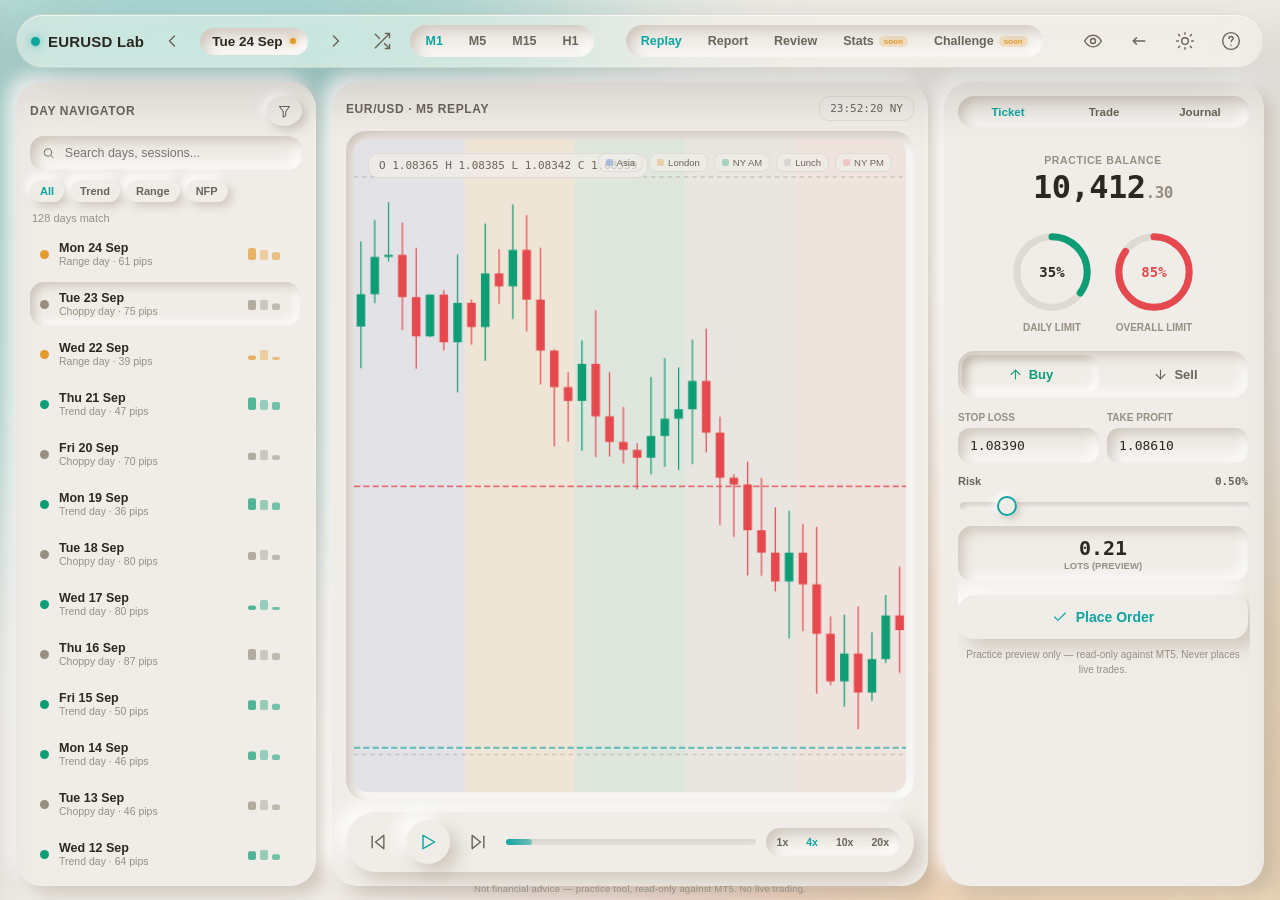
<file: design/preview.html>
<!doctype html>
<html lang="en">
<head>
<meta charset="utf-8">
<meta name="viewport" content="width=device-width, initial-scale=1, viewport-fit=cover">
<title>EURUSD Session Research Lab</title>
<style>
/* ============ FONTS (system fallback stack — see summary) ============ */
:root{
  --font-ui: -apple-system, BlinkMacSystemFont, "Segoe UI", Inter, Manrope, sans-serif;
  --font-mono: "SF Mono", "Cascadia Code", ui-monospace, "Roboto Mono", monospace;

  --ease-glide: cubic-bezier(0.22, 1, 0.36, 1);
  --ease-settle: cubic-bezier(0.34, 1.56, 0.64, 1);
  --t-fast: 140ms;
  --t-med: 320ms;
  --t-slow: 480ms;

  --radius-island: 26px;
  --radius-card: 18px;
  --radius-pill: 999px;

  /* Porcelain (light) */
  --base: #F0EDE8;
  --shadow-dark: rgba(163,150,133,.45);
  --shadow-light: #FFFFFF;
  --text-1: #2B2822;
  --text-2: #6B6459;
  --text-3: #968F82;
  --accent: #0EA5A0;
  --accent-rgb: 14,165,160;
  --amber: #E39B2F;
  --amber-rgb: 227,155,47;
  --bull: #0F9D76;
  --bull-rgb: 15,157,118;
  --bear: #E5484D;
  --bear-rgb: 229,72,77;
  --glass-fill: rgba(240,237,232,.55);
  --glass-border: rgba(255,255,255,.6);
  --glass-border-dim: rgba(163,150,133,.18);
  --orb-teal: rgba(14,165,160,.30);
  --orb-amber: rgba(227,155,47,.26);
  --orb-coral: rgba(229,110,100,.22);
  --focus-ring: rgba(14,165,160,.55);
}
:root[data-theme="dark"]{
  --base: #1E1B18;
  --shadow-dark: #12100E;
  --shadow-light: rgba(255,255,255,.045);
  --text-1: #EFE9E1;
  --text-2: #A79E92;
  --text-3: #746B60;
  --accent: #2DD4BF;
  --accent-rgb: 45,212,191;
  --amber: #F5B04C;
  --amber-rgb: 245,176,76;
  --bull: #22C39A;
  --bull-rgb: 34,195,154;
  --bear: #FF6369;
  --bear-rgb: 255,99,105;
  --glass-fill: rgba(30,27,24,.45);
  --glass-border: rgba(255,255,255,.09);
  --glass-border-dim: rgba(0,0,0,.4);
  --orb-teal: rgba(45,212,191,.16);
  --orb-amber: rgba(245,176,76,.14);
  --orb-coral: rgba(255,110,100,.12);
  --focus-ring: rgba(45,212,191,.6);
}
@media (prefers-color-scheme: dark){
  :root:not([data-theme="light"]):not([data-theme="dark"]){
    --base: #1E1B18; --shadow-dark:#12100E; --shadow-light: rgba(255,255,255,.045);
    --text-1:#EFE9E1; --text-2:#A79E92; --text-3:#746B60;
    --accent:#2DD4BF; --accent-rgb:45,212,191; --amber:#F5B04C; --amber-rgb:245,176,76;
    --bull:#22C39A; --bull-rgb:34,195,154; --bear:#FF6369; --bear-rgb:255,99,105;
    --glass-fill: rgba(30,27,24,.45); --glass-border: rgba(255,255,255,.09); --glass-border-dim: rgba(0,0,0,.4);
    --orb-teal: rgba(45,212,191,.16); --orb-amber: rgba(245,176,76,.14); --orb-coral: rgba(255,110,100,.12);
    --focus-ring: rgba(45,212,191,.6);
  }
}

*{box-sizing:border-box;}
html,body{
  margin:0; padding:0; width:100%; height:100%;
  background:var(--base); color:var(--text-1);
  font-family:var(--font-ui);
  overflow:hidden;
  -webkit-font-smoothing:antialiased;
}
body{
  min-height:100dvh; min-height:100vh;
  transition: background var(--t-med) var(--ease-glide), color var(--t-med) var(--ease-glide);
}
.tabular{ font-variant-numeric: tabular-nums; font-family: var(--font-mono); }

button, input, select{ font-family:inherit; color:inherit; }
button{ cursor:pointer; border:none; background:none; }

:focus-visible{
  outline: 2px solid var(--focus-ring);
  outline-offset: 3px;
  border-radius: 8px;
}

svg.icon{ width:20px; height:20px; stroke:currentColor; stroke-width:1.7; fill:none; stroke-linecap:round; stroke-linejoin:round; display:block; }

/* ============ NEUMORPHISM ELEVATIONS ============ */
.elev-flat{ background:var(--base); }
.elev-raised{
  background:var(--base);
  box-shadow: 8px 8px 18px var(--shadow-dark), -8px -8px 18px var(--shadow-light);
  transition: box-shadow var(--t-fast) var(--ease-glide), transform var(--t-fast) var(--ease-glide);
}
.elev-raised-soft{
  background:var(--base);
  box-shadow: 4px 4px 10px var(--shadow-dark), -4px -4px 10px var(--shadow-light);
  transition: box-shadow var(--t-fast) var(--ease-glide), transform var(--t-fast) var(--ease-glide);
}
.elev-inset{
  background:var(--base);
  box-shadow: inset 5px 5px 12px var(--shadow-dark), inset -5px -5px 12px var(--shadow-light);
}
.press:active{
  box-shadow: inset 4px 4px 10px var(--shadow-dark), inset -4px -4px 10px var(--shadow-light) !important;
  transform: scale(0.98);
  transition: box-shadow 80ms linear, transform 80ms linear;
}

/* ============ AMBIENT BACKDROP ============ */
.ambient{ position:fixed; inset:0; z-index:0; overflow:hidden; pointer-events:none; }
.orb{ position:absolute; border-radius:50%; filter: blur(100px); will-change: transform; }
.orb-1{ width:800px; height:800px; background:var(--orb-teal); top:-220px; left:-180px;
  animation: drift1 75s ease-in-out infinite alternate; }
.orb-2{ width:700px; height:700px; background:var(--orb-amber); bottom:-260px; right:-160px;
  animation: drift2 85s ease-in-out infinite alternate; }
.orb-3{ width:600px; height:600px; background:var(--orb-coral); top:38%; right:22%;
  animation: drift3 65s ease-in-out infinite alternate; }
@keyframes drift1{ from{ transform: translate(0,0) scale(1);} to{ transform: translate(120px,80px) scale(1.15);} }
@keyframes drift2{ from{ transform: translate(0,0) scale(1);} to{ transform: translate(-100px,-60px) scale(1.1);} }
@keyframes drift3{ from{ transform: translate(0,0) scale(1);} to{ transform: translate(-60px,90px) scale(0.92);} }
.reduce-motion .orb, body.playing .orb{ animation-play-state: paused !important; }

/* ============ GLASS ============ */
.glass{
  background: var(--glass-fill);
  backdrop-filter: blur(24px) saturate(170%);
  -webkit-backdrop-filter: blur(24px) saturate(170%);
  border: 1px solid var(--glass-border-dim);
  box-shadow: 0 20px 60px rgba(0,0,0,.18), inset 0 1px 0 var(--glass-border);
}

/* ============ APP SHELL ============ */
.stage{ perspective: 1400px; position:relative; z-index:1; height:100dvh; height:100vh; width:100vw; display:flex; flex-direction:column; }

.topbar{
  margin: 14px 16px 0 16px;
  border-radius: var(--radius-pill);
  padding: 8px 14px;
  display:flex; align-items:center; gap:10px;
  flex-wrap: nowrap;
  z-index: 50;
  animation: island-in var(--t-slow) var(--ease-glide) both;
}
.wordmark{ font-weight:800; font-size:15px; letter-spacing:.2px; white-space:nowrap; display:flex; align-items:center; gap:8px; }
.wordmark .dot{ width:9px; height:9px; border-radius:50%; background:var(--accent); box-shadow:0 0 10px rgba(var(--accent-rgb),.7); }

.seg{
  display:flex; gap:2px; padding:3px; border-radius: var(--radius-pill);
}
.seg button{
  padding:6px 12px; border-radius: var(--radius-pill); font-size:12.5px; font-weight:600; color:var(--text-2);
  transition: color var(--t-fast) var(--ease-glide), box-shadow var(--t-fast) var(--ease-glide);
  white-space:nowrap;
}
.seg button.active{ color:var(--accent); }
.seg-badge{ font-size:8px; font-weight:700; background:rgba(var(--amber-rgb),.22); color:var(--amber); padding:1px 5px; border-radius:6px; margin-left:5px; vertical-align:1px; }

.iconbtn{
  width:36px; height:36px; min-width:36px; border-radius:50%;
  display:flex; align-items:center; justify-content:center; color:var(--text-2);
  transition: color var(--t-fast) var(--ease-glide);
}
.iconbtn:hover{ color:var(--accent); }

.daychip{
  display:flex; align-items:center; gap:8px; padding:6px 12px; border-radius:var(--radius-pill);
  font-size:12.5px; white-space:nowrap;
}
.daychip strong{ font-size:13.5px; font-weight:800; }
.impact-badge{ width:6px;height:6px;border-radius:50%; background:var(--amber); box-shadow:0 0 6px rgba(var(--amber-rgb),.8);}

.spacer{ flex:1 1 auto; min-width:8px; }

/* ============ LAYOUT ISLANDS ============ */
.app-body{ flex:1; display:flex; gap:16px; padding: 14px 16px 14px 16px; min-height:0; position:relative; }

.island{
  border-radius: var(--radius-island);
  min-height:0;
  animation: island-in var(--t-slow) var(--ease-glide) both;
}
@keyframes island-in{
  from{ opacity:0; transform: translateY(18px) scale(.97); filter: blur(8px); }
  to{ opacity:1; transform: translateY(0) scale(1); filter: blur(0); }
}
.island.tilt{ transition: transform 220ms var(--ease-glide); transform-style: preserve-3d; }

#nav-island{ width:300px; flex:0 0 300px; display:flex; flex-direction:column; padding:14px; animation-delay:40ms; }
#chart-island{ flex:1 1 auto; display:flex; flex-direction:column; min-width:0; padding:14px; animation-delay:85ms; position:relative; }
#ticket-island{ width:320px; flex:0 0 320px; display:flex; flex-direction:column; padding:14px; animation-delay:130ms; }
#stats-island{ width:280px; flex:0 0 280px; display:flex; flex-direction:column; padding:14px; animation-delay:175ms; }

@media (min-width:1920px){
  #nav-island{ width:330px; flex-basis:330px; }
  #ticket-island{ width:360px; flex-basis:360px; }
  .app-body{ gap:20px; padding:18px 20px; }
}
#stats-island{ display:none; }
@media (min-width:2560px){
  #stats-island{ display:flex; }
}

/* island headers */
.isl-head{ display:flex; align-items:center; justify-content:space-between; margin-bottom:10px; }
.isl-title{ font-size:12px; font-weight:800; letter-spacing:.6px; text-transform:uppercase; color:var(--text-2); }

/* ============ NAV ISLAND ============ */
.search-row{ display:flex; gap:8px; margin-bottom:10px; }
.search-box{ flex:1; display:flex; align-items:center; gap:8px; padding:9px 12px; border-radius:14px; color:var(--text-2); }
.search-box input{ border:none; background:none; outline:none; font-size:12.5px; width:100%; color:var(--text-1); }
.filter-chip-row{ display:flex; gap:6px; margin-bottom:10px; flex-wrap:wrap; }
.chip{ padding:5px 10px; border-radius:var(--radius-pill); font-size:11px; font-weight:600; color:var(--text-2); }
.chip.on{ color:var(--accent); }
.match-count{ font-size:11px; color:var(--text-3); margin-bottom:8px; padding-left:2px; }
.day-list{ flex:1; overflow-y:auto; display:flex; flex-direction:column; gap:6px; padding-right:2px; }
.day-list::-webkit-scrollbar{ width:5px; }
.day-list::-webkit-scrollbar-thumb{ background:var(--shadow-dark); border-radius:6px; }
.day-row{
  display:flex; align-items:center; gap:10px; padding:9px 10px; border-radius:14px; cursor:pointer;
  transition: box-shadow var(--t-fast) var(--ease-glide), transform var(--t-fast) var(--ease-glide);
}
.day-row:hover{ box-shadow: 4px 4px 10px var(--shadow-dark), -4px -4px 10px var(--shadow-light); }
.day-row.selected{
  box-shadow: inset 4px 4px 10px var(--shadow-dark), inset -4px -4px 10px var(--shadow-light);
  transition: box-shadow var(--t-med) var(--ease-settle);
}
.day-dot{ width:9px; height:9px; border-radius:50%; flex:0 0 auto; }
.day-meta{ flex:1; min-width:0; }
.day-date{ font-size:12.5px; font-weight:700; }
.day-sub{ font-size:10.5px; color:var(--text-3); }
.mini-range{ width:44px; height:16px; flex:0 0 auto; }

/* ============ CHART ISLAND ============ */
.chart-bezel{
  flex:1; border-radius:20px; position:relative; min-height:0; overflow:hidden;
  padding:8px;
}
canvas#chart{ width:100%; height:100%; display:block; border-radius:14px; background: var(--base); }
.hud{
  position:absolute; top:22px; left:22px; display:flex; flex-direction:column; gap:6px; pointer-events:none;
}
.hud-row{ display:flex; gap:8px; align-items:center; }
.hud-pill{
  padding:5px 10px; border-radius:10px; font-size:11px; font-family:var(--font-mono); font-variant-numeric:tabular-nums;
  background: color-mix(in srgb, var(--base) 75%, transparent); backdrop-filter: blur(6px);
  border:1px solid var(--glass-border-dim); color:var(--text-2);
}
.hud-pill.flash{ animation: flash-tint 280ms ease-out; }
@keyframes flash-tint{ 0%{ background: rgba(var(--accent-rgb),.35);} 100%{ background: color-mix(in srgb, var(--base) 75%, transparent);} }
.legend-chips{ position:absolute; top:22px; right:22px; display:flex; gap:6px; }
.legend-chip{ font-size:9.5px; padding:3px 7px; border-radius:8px; display:flex; align-items:center; gap:4px; color:var(--text-2);
  background: color-mix(in srgb, var(--base) 70%, transparent); border:1px solid var(--glass-border-dim);}
.legend-chip i{ width:7px; height:7px; border-radius:2px; display:inline-block; }

.blind-mask{
  position:absolute; inset:8px; border-radius:14px; z-index:5;
  display:none; align-items:center; justify-content:center; flex-direction:column; gap:10px;
  backdrop-filter: blur(18px) saturate(120%); background: color-mix(in srgb, var(--base) 55%, transparent);
  color:var(--text-2); font-size:12.5px; font-weight:700; letter-spacing:.4px;
}
.blind-mask.on{ display:flex; }
.blind-mask svg{ opacity:.5; }

.playbar{
  margin-top:12px; border-radius:var(--radius-pill); padding:8px 14px; display:flex; align-items:center; gap:10px;
}
.play-btn{
  width:44px; height:44px; border-radius:50%; display:flex; align-items:center; justify-content:center; color:var(--accent); flex:0 0 auto;
}
.scrubber{ flex:1; height:6px; border-radius:6px; position:relative; }
.scrubber-fill{ position:absolute; left:0; top:0; bottom:0; border-radius:6px; background: linear-gradient(90deg, var(--accent), rgba(var(--accent-rgb),.5)); width:0%; }
.speed-sel{ display:flex; gap:2px; padding:3px; border-radius:var(--radius-pill); }
.speed-sel button{ padding:5px 8px; border-radius:var(--radius-pill); font-size:10.5px; font-weight:700; color:var(--text-2); }
.speed-sel button.active{ color:var(--accent); }

/* ============ TICKET ISLAND ============ */
.tab-row{ display:flex; gap:2px; padding:3px; border-radius:var(--radius-pill); margin-bottom:12px; }
.tab-row button{ flex:1; padding:7px 0; border-radius:var(--radius-pill); font-size:11.5px; font-weight:700; color:var(--text-2); }
.tab-row button.active{ color:var(--accent); }
.panel-scroll{ flex:1; overflow-y:auto; padding-right:2px; }
.panel-scroll::-webkit-scrollbar{ width:5px; }
.panel-scroll::-webkit-scrollbar-thumb{ background:var(--shadow-dark); border-radius:6px; }

.balance-hero{ text-align:center; padding:14px 0 8px; }
.balance-label{ font-size:10.5px; color:var(--text-3); text-transform:uppercase; letter-spacing:.6px; font-weight:700; }
.balance-num{ font-size:32px; font-weight:800; letter-spacing:-.5px; margin-top:2px; }
.balance-num .pip{ font-size:16px; color:var(--text-3); font-weight:600; }

.gauge-row{ display:flex; gap:14px; justify-content:center; margin:14px 0 18px; }
.gauge{ display:flex; flex-direction:column; align-items:center; gap:6px; }
/* Fixed 2026-09-27 (Akash: gauge value/label text overflowed the ring): the value used to be
   pulled up over the ring with a hardcoded negative margin-top, which also dragged the LABEL
   below it up by the same amount, pushing the label past the ring's own bottom edge. The value
   is now truly centered inside the ring via position:absolute on a sized wrapper -- no negative
   margins, no dependency on the ring's exact pixel height -- and the label sits in normal flow
   right below the ring, so both always have their own space regardless of ring size. */
.gauge-ring-wrap{ position:relative; width:88px; height:88px; }
.gauge svg{ width:88px; height:88px; display:block; }
.gauge-val{ position:absolute; inset:0; display:flex; align-items:center; justify-content:center;
  font-size:14px; font-weight:800; font-family:var(--font-mono); }
.gauge-label{ font-size:10px; color:var(--text-3); font-weight:700; text-transform:uppercase; text-align:center; }
.gauge-ring-track{ fill:none; stroke: var(--shadow-dark); stroke-width:8; opacity:.5; }
.gauge-ring-fill{ fill:none; stroke-width:8; stroke-linecap:round; transition: stroke-dashoffset var(--t-slow) var(--ease-settle), stroke var(--t-med) var(--ease-glide); }
.gauge.pulse .gauge-ring-fill{ animation: glow-pulse 700ms ease-out 1; }
@keyframes glow-pulse{ 0%{ filter:drop-shadow(0 0 0 currentColor);} 40%{ filter:drop-shadow(0 0 10px currentColor);} 100%{ filter:drop-shadow(0 0 0 currentColor);} }
.gauge.breach .gauge-val{ color: var(--bear); }

.buysell{ display:flex; gap:8px; margin-bottom:14px; padding:4px; border-radius:16px; }
.buysell button{ flex:1; padding:12px 0; border-radius:12px; font-weight:800; font-size:13px; display:flex; align-items:center; justify-content:center; gap:6px; color:var(--text-2); transition: box-shadow var(--t-fast) var(--ease-glide), color var(--t-fast) var(--ease-glide); }
.buysell button.buy.active{ color:var(--bull); box-shadow: inset 4px 4px 10px var(--shadow-dark), inset -4px -4px 10px var(--shadow-light); }
.buysell button.sell.active{ color:var(--bear); box-shadow: inset 4px 4px 10px var(--shadow-dark), inset -4px -4px 10px var(--shadow-light); }

.field-row{ display:flex; gap:8px; margin-bottom:10px; }
.field{ flex:1; }
.field label{ font-size:10px; color:var(--text-3); font-weight:700; text-transform:uppercase; display:block; margin-bottom:5px; }
.field input{
  width:100%; border:none; outline:none; padding:10px 12px; border-radius:12px; font-size:13px; font-family:var(--font-mono); font-variant-numeric:tabular-nums; color:var(--text-1);
}
.slider-wrap{ margin: 12px 0; }
.slider-head{ display:flex; justify-content:space-between; font-size:11px; color:var(--text-2); margin-bottom:8px; font-weight:600; }
input[type=range]{
  -webkit-appearance:none; width:100%; height:8px; border-radius:8px; background:transparent;
}
input[type=range]::-webkit-slider-runnable-track{ height:8px; border-radius:8px; box-shadow: inset 3px 3px 7px var(--shadow-dark), inset -3px -3px 7px var(--shadow-light); }
input[type=range]::-webkit-slider-thumb{
  -webkit-appearance:none; width:20px; height:20px; border-radius:50%; margin-top:-6px;
  background:var(--base); box-shadow: 3px 3px 7px var(--shadow-dark), -3px -3px 7px var(--shadow-light), 0 0 0 2px var(--accent) inset;
  cursor:pointer;
}
.lots-preview{ text-align:center; padding:10px; border-radius:14px; margin:6px 0 14px; }
.lots-preview .lp-num{ font-size:20px; font-weight:800; font-family:var(--font-mono); }
.lots-preview .lp-label{ font-size:9.5px; color:var(--text-3); text-transform:uppercase; font-weight:700; }
.place-btn{
  width:100%; padding:14px 0; border-radius:16px; font-weight:800; font-size:14px; color:var(--accent);
  display:flex; align-items:center; justify-content:center; gap:8px;
}
.readonly-note{ font-size:10px; color:var(--text-3); text-align:center; margin-top:8px; line-height:1.5; }

.journal-item{ display:flex; justify-content:space-between; padding:9px 4px; border-bottom:1px solid var(--glass-border-dim); font-size:11.5px; }
.journal-item:last-child{ border:none; }

/* ============ REPORT SCREEN ============ */
.report-wrap{ flex:1; overflow-y:auto; padding:6px 4px; }
.report-wrap::-webkit-scrollbar{ width:6px; }
.report-header{ display:flex; align-items:center; gap:14px; margin-bottom:18px; flex-wrap:wrap; }
.report-title{ font-size:20px; font-weight:800; }
.verdict{ padding:6px 14px; border-radius:var(--radius-pill); font-size:11.5px; font-weight:800; letter-spacing:.3px; color:var(--text-2); }
.verdict.survives-oos{ background: linear-gradient(135deg, var(--bull), rgba(var(--bull-rgb),.7)); color:#fff; box-shadow:0 6px 18px rgba(var(--bull-rgb),.4); }
.block-grid{ display:grid; grid-template-columns: repeat(auto-fit, minmax(230px,1fr)); gap:14px; margin-bottom:18px; }
.block{ padding:16px; border-radius:18px; }
.block.descriptive{ border-left:3px solid var(--text-3); }
.block.tested{ border-left:3px solid var(--accent); }
.block-kind{ font-size:9.5px; text-transform:uppercase; letter-spacing:.5px; font-weight:800; color:var(--text-3); margin-bottom:8px; display:flex; align-items:center; gap:5px;}
.block.tested .block-kind{ color:var(--accent); }
.stat-line{ display:flex; justify-content:space-between; font-size:12.5px; padding:5px 0; border-bottom:1px solid var(--glass-border-dim); }
.stat-line:last-child{ border:none; }
.stat-line .lbl{ color:var(--text-2); display:flex; align-items:center; gap:4px; }
.info-dot{ width:14px; height:14px; border-radius:50%; display:inline-flex; align-items:center; justify-content:center; color:var(--text-3); font-size:9px; font-weight:800; box-shadow: 2px 2px 5px var(--shadow-dark), -2px -2px 5px var(--shadow-light); cursor:pointer; }
.mini-chart{ width:100%; height:80px; display:block; }
.oos-badge{ display:inline-flex; gap:6px; align-items:center; font-size:10.5px; font-weight:700; padding:4px 10px; border-radius:8px; margin-right:6px; }
.oos-badge.is{ color:var(--text-2); box-shadow: inset 3px 3px 7px var(--shadow-dark), inset -3px -3px 7px var(--shadow-light);}
.oos-badge.oos{ color:var(--accent); box-shadow: inset 3px 3px 7px var(--shadow-dark), inset -3px -3px 7px var(--shadow-light);}

/* ============ REVIEW SCREEN ============ */
.review-wrap{ flex:1; display:flex; flex-direction:column; align-items:center; justify-content:center; gap:20px; padding:20px; }
.review-thumb{ width:min(560px,90%); height:220px; border-radius:18px; position:relative; overflow:hidden; }
.review-actions{ display:flex; gap:16px; }
.review-btn{ padding:12px 28px; border-radius:16px; font-weight:800; font-size:13px; display:flex; align-items:center; gap:8px; }
.review-btn.agree{ color:var(--bull); }
.review-btn.disagree{ color:var(--bear); }
.progress-track{ width:min(560px,90%); height:8px; border-radius:8px; }
.progress-fill{ height:100%; border-radius:8px; background:linear-gradient(90deg,var(--accent),var(--bull)); width:38%; }
.progress-label{ font-size:11px; color:var(--text-3); }

/* ============ FUTURE SCREENS ============ */
.future-wrap{ flex:1; display:flex; align-items:center; justify-content:center; flex-direction:column; gap:14px; }
.coming-soon{ padding:5px 12px; border-radius:var(--radius-pill); font-size:10.5px; font-weight:800; color:var(--amber); text-transform:uppercase; letter-spacing:.5px; }
.future-grid{ display:grid; grid-template-columns:repeat(3,1fr); gap:12px; width:min(600px,90%); }
.future-card{ padding:18px; border-radius:16px; opacity:.55; }

/* ============ SCREEN VISIBILITY / TRANSITIONS ============ */
.screen{ display:none; flex:1; min-height:0; flex-direction:column; }
.screen.active{ display:flex; }
#replay-screen.active{ flex-direction:row; gap:16px; }

/* Chart day-change push effect */
.chart-bezel.pushing canvas{ animation: chart-push var(--t-med) var(--ease-glide); }
@keyframes chart-push{
  0%{ transform: scale(1); opacity:1; }
  45%{ transform: scale(.96); opacity:.35; }
  55%{ transform: scale(1.05); opacity:.35; }
  100%{ transform: scale(1); opacity:1; }
}

/* ============ DRAWERS / POPOVERS / SHEETS (tablet & phone) ============ */
.overlay-dim{ position:fixed; inset:0; background:rgba(0,0,0,.28); opacity:0; pointer-events:none; transition: opacity var(--t-med) var(--ease-glide); z-index:60; }
.overlay-dim.on{ opacity:1; pointer-events:auto; }

.drawer{
  position:fixed; top:0; bottom:0; width:min(320px,86vw); z-index:70;
  transform: translateX(-105%); transition: transform var(--t-med) var(--ease-settle);
  padding:16px; padding-top: calc(16px + env(safe-area-inset-top));
  padding-bottom: calc(16px + env(safe-area-inset-bottom));
  display:flex; flex-direction:column;
}
.drawer.left{ left:0; border-radius:0 24px 24px 0; }
.drawer.right{ right:0; border-radius:24px 0 0 24px; transform: translateX(105%); }
.drawer.open{ transform: translateX(0); }

.popover{
  position:fixed; z-index:80; border-radius:20px; padding:16px; min-width:280px;
  transform-origin: top right; transform: scale(.9); opacity:0; pointer-events:none;
  transition: transform var(--t-med) var(--ease-settle), opacity var(--t-fast) var(--ease-glide);
}
.popover.open{ transform:scale(1); opacity:1; pointer-events:auto; }

.sheet{
  position:fixed; left:0; right:0; bottom:0; z-index:75; border-radius:24px 24px 0 0;
  padding: 10px 16px calc(14px + env(safe-area-inset-bottom));
  transform: translateY(calc(100% - 64px)); transition: transform var(--t-slow) var(--ease-settle);
  display:none; flex-direction:column;
}
.sheet.peek{ transform: translateY(calc(100% - 64px)); }
.sheet.half{ transform: translateY(46dvh); }
.sheet.full{ transform: translateY(0); }
.sheet-handle{ width:40px; height:5px; border-radius:6px; background:var(--text-3); opacity:.4; margin:4px auto 10px; cursor:pointer; }
.sheet-tabs{ display:flex; gap:6px; margin-bottom:10px; }
.sheet-tabs button{ flex:1; padding:8px 0; border-radius:12px; font-size:11px; font-weight:700; color:var(--text-2); }
.sheet-tabs button.active{ color:var(--accent); }
.sheet-body{ flex:1; overflow-y:auto; min-height:0; }

.recede{ transition: transform var(--t-slow) var(--ease-glide), filter var(--t-slow) var(--ease-glide), border-radius var(--t-slow) var(--ease-glide); }
.recede.active{ transform: scale(.94); filter: brightness(.85); border-radius: 34px; }

/* ============ FOOTER ============ */
.footer-note{
  position:fixed; bottom:6px; left:0; right:0; text-align:center; font-size:9.5px; color:var(--text-3);
  z-index:5; pointer-events:none; letter-spacing:.2px;
}

/* ============ RESPONSIVE: TABLET / FOLDABLE (600-1279px) ============ */
@media (max-width:1279px){
  #nav-island, #ticket-island{ display:none !important; }
  .app-body{ padding: 10px 10px; gap:10px; }
  #chart-island{ width:100%; }
  #stats-island{ display:none; }
  .drawer-toggle{ display:flex !important; }
}
@media (min-width:1280px){
  .drawer-toggle{ display:none !important; }
}

/* ============ PHONE (<600px) ============ */
.mobile-only{ display:none; }
@media (max-width:599px){
  .mobile-only{ display:flex; }
  .desktop-only{ display:none !important; }
  .app-body{ display:flex; flex-direction:column; padding:8px; gap:10px; flex:1; min-height:0; }
  #nav-island, #ticket-island, #stats-island{ display:none; }
  #replay-screen.active{ flex-direction:column; flex:1; min-height:0; gap:10px; }
  #chart-island{
    flex: 1 1 auto; min-height:0; padding:10px; border-radius:22px; width:100%;
  }
  .topbar{ margin:8px 8px 0 8px; padding:6px 8px; overflow-x:auto; scrollbar-width:none; }
  .topbar::-webkit-scrollbar{ display:none; }
  .wordmark span.full{ display:none; }
  .playbar{ flex:0 0 auto; margin-top:0; }
  .sheet{ display:flex; }
  .footer-note{ display:none; }
  #bottom-sheet .field-row{ flex-direction:row; }
}
@media (max-width:599px) and (orientation:landscape){
  .app-body{ flex-direction:row; padding:6px; gap:8px; }
  #replay-screen.active{ flex-direction:row; }
  #chart-island{ height:auto; flex:1 1 auto; }
  .playbar{ position:absolute; left:6px; right:6px; bottom:6px; transform:scale(.88); transform-origin:bottom center; }
  .sheet{ display:none; }
}
@media (min-width:600px){
  .sheet{ display:none !important; }
}

/* No horizontal scroll safety */
html,body{ max-width:100vw; }
.stage, .app-body{ max-width:100vw; }

/* tooltip popover for info icons */
.tooltip-pop{
  position:fixed; z-index:90; max-width:240px; padding:10px 12px; border-radius:12px; font-size:11.5px; color:var(--text-2);
  transform: scale(.9); opacity:0; pointer-events:none; transition: transform var(--t-fast) var(--ease-settle), opacity var(--t-fast) var(--ease-glide);
}
.tooltip-pop.open{ transform:scale(1); opacity:1; pointer-events:auto; }

/* reduce motion overrides */
.reduce-motion *, .reduce-motion *::before, .reduce-motion *::after{
  animation-duration: 1ms !important; transition-duration: 120ms !important;
  animation-timing-function: linear !important; transition-timing-function: linear !important;
}
@media (prefers-reduced-motion: reduce){
  .orb{ animation: none !important; }
}
.toast-wrap{ position:fixed; bottom:20px; left:50%; transform:translateX(-50%); z-index:95; display:flex; flex-direction:column; gap:8px; align-items:center; }
.toast{ padding:10px 18px; border-radius:var(--radius-pill); font-size:12px; display:flex; align-items:center; gap:8px; animation: toast-in var(--t-med) var(--ease-settle); }
@keyframes toast-in{ from{ opacity:0; transform: translateY(10px) scale(.9);} to{ opacity:1; transform:translateY(0) scale(1);} }
</style>
</head>
<body>

<div class="ambient" id="ambient">
  <div class="orb orb-1"></div>
  <div class="orb orb-2"></div>
  <div class="orb orb-3"></div>
</div>

<div class="stage recede" id="stage">

  <!-- TOP COMMAND BAR -->
  <div class="topbar glass">
    <button class="iconbtn drawer-toggle" id="navDrawerBtn" style="display:none" aria-label="Open day navigator">
      <svg class="icon" viewBox="0 0 24 24"><line x1="4" y1="7" x2="20" y2="7"/><line x1="4" y1="12" x2="20" y2="12"/><line x1="4" y1="17" x2="14" y2="17"/></svg>
    </button>
    <div class="wordmark"><span class="dot"></span><span class="full">EURUSD Lab</span></div>

    <button class="iconbtn" id="prevDay" aria-label="Previous day">
      <svg class="icon" viewBox="0 0 24 24"><polyline points="15 18 9 12 15 6"/></svg>
    </button>
    <div class="daychip elev-inset">
      <strong id="dayLabel">Tue 24 Sep</strong>
      <span class="impact-badge" title="High impact news"></span>
    </div>
    <button class="iconbtn" id="nextDay" aria-label="Next day">
      <svg class="icon" viewBox="0 0 24 24"><polyline points="9 18 15 12 9 6"/></svg>
    </button>
    <button class="iconbtn" id="shuffleDay" aria-label="Random day">
      <svg class="icon" viewBox="0 0 24 24"><polyline points="16 3 21 3 21 8"/><line x1="4" y1="20" x2="21" y2="3"/><polyline points="21 16 21 21 16 21"/><line x1="15" y1="15" x2="21" y2="21"/><line x1="4" y1="4" x2="9" y2="9"/></svg>
    </button>

    <div class="seg elev-inset desktop-only" id="tfSeg">
      <button class="press active" data-tf="M1">M1</button>
      <button class="press" data-tf="M5">M5</button>
      <button class="press" data-tf="M15">M15</button>
      <button class="press" data-tf="H1">H1</button>
    </div>

    <div class="spacer"></div>

    <div class="seg elev-inset" id="screenSeg">
      <button class="press active" data-screen="replay">Replay</button>
      <button class="press" data-screen="report">Report</button>
      <button class="press" data-screen="review">Review</button>
      <button class="press" data-screen="stats">Stats<span class="seg-badge">soon</span></button>
      <button class="press" data-screen="challenge">Challenge<span class="seg-badge">soon</span></button>
    </div>

    <div class="spacer desktop-only"></div>

    <button class="iconbtn desktop-only" id="blindBtn" aria-label="Toggle blind mode" title="Blind mode">
      <svg class="icon" viewBox="0 0 24 24"><path d="M2 12s4-7 10-7 10 7 10 7-4 7-10 7-10-7-10-7z"/><circle cx="12" cy="12" r="3"/></svg>
    </button>
    <button class="iconbtn" id="motionBtn" aria-label="Toggle reduce motion" title="Reduce motion">
      <svg class="icon" viewBox="0 0 24 24"><path d="M5 12h14M5 12l4-4M5 12l4 4"/></svg>
    </button>
    <button class="iconbtn" id="themeBtn" aria-label="Toggle theme">
      <svg class="icon" id="themeIcon" viewBox="0 0 24 24"><circle cx="12" cy="12" r="4"/><line x1="12" y1="2" x2="12" y2="4"/><line x1="12" y1="20" x2="12" y2="22"/><line x1="4.2" y1="4.2" x2="5.6" y2="5.6"/><line x1="18.4" y1="18.4" x2="19.8" y2="19.8"/><line x1="2" y1="12" x2="4" y2="12"/><line x1="20" y1="12" x2="22" y2="12"/><line x1="4.2" y1="19.8" x2="5.6" y2="18.4"/><line x1="18.4" y1="5.6" x2="19.8" y2="4.2"/></svg>
    </button>
    <button class="iconbtn" id="helpBtn" aria-label="Help">
      <svg class="icon" viewBox="0 0 24 24"><circle cx="12" cy="12" r="10"/><path d="M9.5 9a2.5 2.5 0 0 1 5 0c0 1.7-2.2 2-2.2 3.6"/><line x1="12" y1="17" x2="12" y2="17.1"/></svg>
    </button>
    <button class="iconbtn drawer-toggle" id="ticketDrawerBtn" style="display:none" aria-label="Open ticket">
      <svg class="icon" viewBox="0 0 24 24"><rect x="3" y="6" width="18" height="12" rx="2"/><line x1="3" y1="10" x2="21" y2="10"/></svg>
    </button>
  </div>

  <div class="app-body">

    <!-- REPLAY SCREEN -->
    <div class="screen active" id="replay-screen">

      <!-- LEFT: DAY NAVIGATOR ISLAND -->
      <div class="island elev-raised tilt desktop-only" id="nav-island">
        <div class="isl-head"><span class="isl-title">Day Navigator</span>
          <button class="iconbtn elev-raised-soft press" style="width:30px;height:30px" id="filterBtn"><svg class="icon" viewBox="0 0 24 24" style="width:15px;height:15px"><polygon points="4 4 20 4 14 12 14 19 10 21 10 12 4 4"/></svg></button>
        </div>
        <div class="search-row">
          <div class="search-box elev-inset">
            <svg class="icon" viewBox="0 0 24 24" style="width:14px;height:14px"><circle cx="11" cy="11" r="7"/><line x1="21" y1="21" x2="16.6" y2="16.6"/></svg>
            <input type="text" placeholder="Search days, sessions...">
          </div>
        </div>
        <div class="filter-chip-row">
          <div class="chip elev-raised-soft on press">All</div>
          <div class="chip elev-raised-soft press">Trend</div>
          <div class="chip elev-raised-soft press">Range</div>
          <div class="chip elev-raised-soft press">NFP</div>
        </div>
        <div class="match-count">128 days match</div>
        <div class="day-list" id="dayList"></div>
      </div>

      <!-- CENTER: CHART ISLAND -->
      <div class="island elev-raised" id="chart-island">
        <div class="isl-head">
          <span class="isl-title">EUR/USD &middot; M5 Replay</span>
          <div class="hud-row desktop-only" style="gap:6px;">
            <span class="hud-pill" id="clockPill">08:41:05 NY</span>
          </div>
        </div>
        <div class="chart-bezel elev-inset" id="chartBezel">
          <canvas id="chart"></canvas>
          <div class="hud">
            <div class="hud-row">
              <span class="hud-pill tabular" id="ohlcPill">O 1.08421 H 1.08483 L 1.08390 C 1.08462</span>
            </div>
          </div>
          <div class="legend-chips desktop-only">
            <span class="legend-chip"><i style="background:rgba(120,150,220,.5)"></i>Asia</span>
            <span class="legend-chip"><i style="background:rgba(227,155,47,.35)"></i>London</span>
            <span class="legend-chip"><i style="background:rgba(15,157,118,.30)"></i>NY AM</span>
            <span class="legend-chip"><i style="background:rgba(150,150,150,.25)"></i>Lunch</span>
            <span class="legend-chip"><i style="background:rgba(229,72,77,.22)"></i>NY PM</span>
          </div>
          <div class="blind-mask" id="blindMask">
            <svg class="icon" viewBox="0 0 24 24" style="width:34px;height:34px"><path d="M2 12s4-7 10-7 10 7 10 7-4 7-10 7-10-7-10-7z"/><line x1="3" y1="3" x2="21" y2="21"/></svg>
            <span>Blind mode — outcome hidden</span>
          </div>
        </div>
        <div class="playbar elev-raised">
          <button class="iconbtn press" id="stepBack" aria-label="Step back"><svg class="icon" viewBox="0 0 24 24"><polygon points="19 20 9 12 19 4 19 20"/><line x1="5" y1="19" x2="5" y2="5"/></svg></button>
          <button class="play-btn elev-raised press" id="playBtn" aria-label="Play">
            <svg class="icon" id="playIcon" viewBox="0 0 24 24" style="width:20px;height:20px"><polygon points="6 4 20 12 6 20 6 4"/></svg>
          </button>
          <button class="iconbtn press" id="stepFwd" aria-label="Step forward"><svg class="icon" viewBox="0 0 24 24"><polygon points="5 4 15 12 5 20 5 4"/><line x1="19" y1="5" x2="19" y2="19"/></svg></button>
          <div class="scrubber elev-inset" id="scrubber"><div class="scrubber-fill" id="scrubFill"></div></div>
          <div class="speed-sel elev-inset desktop-only">
            <button class="press" data-spd="1">1x</button>
            <button class="press active" data-spd="4">4x</button>
            <button class="press" data-spd="10">10x</button>
            <button class="press" data-spd="20">20x</button>
          </div>
        </div>
      </div>

      <!-- RIGHT: TICKET ISLAND -->
      <div class="island elev-raised tilt desktop-only" id="ticket-island">
        <div class="tab-row elev-inset">
          <button class="active" data-tab="ticket">Ticket</button>
          <button data-tab="trade">Trade</button>
          <button data-tab="journal">Journal</button>
        </div>
        <div class="panel-scroll" id="ticketPanel">
          <div class="balance-hero">
            <div class="balance-label">Practice Balance</div>
            <div class="balance-num tabular" id="balanceNum">10,412<span class="pip">.30</span></div>
          </div>
          <div class="gauge-row">
            <div class="gauge" id="gaugeDaily">
              <div class="gauge-ring-wrap">
                <svg viewBox="0 0 100 100">
                  <circle class="gauge-ring-track" cx="50" cy="50" r="40"/>
                  <circle class="gauge-ring-fill" cx="50" cy="50" r="40" stroke="var(--bull)" stroke-dasharray="251.2" stroke-dashoffset="163" transform="rotate(-90 50 50)"/>
                </svg>
                <div class="gauge-val">35%</div>
              </div>
              <div class="gauge-label">Daily Limit</div>
            </div>
            <div class="gauge breach" id="gaugeOverall">
              <div class="gauge-ring-wrap">
                <svg viewBox="0 0 100 100">
                  <circle class="gauge-ring-track" cx="50" cy="50" r="40"/>
                  <circle class="gauge-ring-fill" cx="50" cy="50" r="40" stroke="var(--bear)" stroke-dasharray="251.2" stroke-dashoffset="38" transform="rotate(-90 50 50)"/>
                </svg>
                <div class="gauge-val">85%</div>
              </div>
              <div class="gauge-label">Overall Limit</div>
            </div>
          </div>
          <div class="buysell elev-inset">
            <button class="buy press active" id="buyBtn"><svg class="icon" viewBox="0 0 24 24" style="width:15px;height:15px"><line x1="12" y1="19" x2="12" y2="5"/><polyline points="5 12 12 5 19 12"/></svg>Buy</button>
            <button class="sell press" id="sellBtn"><svg class="icon" viewBox="0 0 24 24" style="width:15px;height:15px"><line x1="12" y1="5" x2="12" y2="19"/><polyline points="19 12 12 19 5 12"/></svg>Sell</button>
          </div>
          <div class="field-row">
            <div class="field"><label>Stop Loss</label><input class="elev-inset tabular" value="1.08390"></div>
            <div class="field"><label>Take Profit</label><input class="elev-inset tabular" value="1.08610"></div>
          </div>
          <div class="slider-wrap">
            <div class="slider-head"><span>Risk</span><span class="tabular" id="riskVal">0.50%</span></div>
            <input type="range" min="0.1" max="3" step="0.1" value="0.5" id="riskSlider">
          </div>
          <div class="lots-preview elev-inset">
            <div class="lp-num tabular" id="lotsNum">0.21</div>
            <div class="lp-label">Lots (preview)</div>
          </div>
          <button class="place-btn elev-raised press" id="placeBtn">
            <svg class="icon" viewBox="0 0 24 24" style="width:16px;height:16px"><polyline points="20 6 9 17 4 12"/></svg>
            Place Order
          </button>
          <div class="readonly-note">Practice preview only — read-only against MT5. Never places live trades.</div>
        </div>
      </div>

      <!-- 4th island (ultrawide) -->
      <div class="island elev-raised" id="stats-island">
        <div class="isl-head"><span class="isl-title">Session Stats</span></div>
        <div class="panel-scroll">
          <div class="stat-line"><span class="lbl">Win rate (30d)</span><span class="tabular">57.2%</span></div>
          <div class="stat-line"><span class="lbl">Avg R</span><span class="tabular">+0.34R</span></div>
          <div class="stat-line"><span class="lbl">Expectancy</span><span class="tabular">+0.19R</span></div>
          <div class="stat-line"><span class="lbl">Max DD</span><span class="tabular">-4.1%</span></div>
          <div class="isl-title" style="margin:14px 0 8px;">Journal History</div>
          <div class="journal-item"><span>Sep 24 · London break</span><span class="tabular" style="color:var(--bull)">+0.8R</span></div>
          <div class="journal-item"><span>Sep 23 · NY reversal</span><span class="tabular" style="color:var(--bear)">-1.0R</span></div>
          <div class="journal-item"><span>Sep 22 · Asia range</span><span class="tabular" style="color:var(--bull)">+0.3R</span></div>
          <div class="journal-item"><span>Sep 19 · NFP fade</span><span class="tabular" style="color:var(--bull)">+1.4R</span></div>
        </div>
      </div>

    </div>

    <!-- REPORT SCREEN -->
    <div class="screen" id="report-screen">
      <div class="island elev-raised" style="flex:1;padding:22px;">
        <div class="report-wrap">
          <div class="report-header">
            <div class="report-title">London Breakout — M5 Retest</div>
            <span class="verdict survives-oos">Survives OOS</span>
            <span class="oos-badge is elev-raised-soft">IS: 640 trades</span>
            <span class="oos-badge oos elev-raised-soft">OOS: 214 trades</span>
          </div>
          <div class="block-grid">
            <div class="block descriptive elev-raised-soft">
              <div class="block-kind"><svg class="icon" viewBox="0 0 24 24" style="width:12px;height:12px"><circle cx="12" cy="12" r="9"/></svg>Descriptive</div>
              <div class="stat-line"><span class="lbl">Sample days<span class="info-dot" data-tip="Number of unique trading days in the descriptive window.">i</span></span><span class="tabular">312</span></div>
              <div class="stat-line"><span class="lbl">Avg daily range</span><span class="tabular">61.4 pips</span></div>
              <div class="stat-line"><span class="lbl">London vol share</span><span class="tabular">38%</span></div>
            </div>
            <div class="block tested elev-raised-soft">
              <div class="block-kind"><svg class="icon" viewBox="0 0 24 24" style="width:12px;height:12px"><path d="M9 11l3 3 8-8"/><path d="M21 12a9 9 0 1 1-5.4-8.2"/></svg>Tested</div>
              <div class="stat-line"><span class="lbl">Win rate<span class="info-dot" data-tip="Share of triggered setups closing at or beyond target.">i</span></span><span class="tabular">54.8%</span></div>
              <div class="stat-line"><span class="lbl">Expectancy</span><span class="tabular">+0.28R</span></div>
              <div class="stat-line"><span class="lbl">t-stat</span><span class="tabular">2.91</span></div>
            </div>
          </div>
          <div class="block-grid">
            <div class="block elev-raised-soft">
              <div class="block-kind">Equity Curve (IS vs OOS)</div>
              <svg class="mini-chart" viewBox="0 0 300 80" id="miniLine"></svg>
            </div>
            <div class="block elev-raised-soft">
              <div class="block-kind">R Distribution</div>
              <svg class="mini-chart" viewBox="0 0 300 80" id="miniBars"></svg>
            </div>
          </div>
          <div class="block-grid" style="grid-template-columns:repeat(auto-fit,minmax(140px,1fr));">
            <div class="chip elev-raised-soft" style="text-align:center;padding:8px;border-radius:14px;">noise</div>
            <div class="chip elev-raised-soft" style="text-align:center;padding:8px;border-radius:14px;">not proven</div>
            <div class="chip elev-raised-soft" style="text-align:center;padding:8px;border-radius:14px;">promising</div>
            <div class="chip elev-raised-soft" style="text-align:center;padding:8px;border-radius:14px;">candidate</div>
            <div class="chip elev-raised-soft" style="text-align:center;padding:8px;border-radius:14px;color:var(--accent);font-weight:800;">survives-oos</div>
            <div class="chip elev-raised-soft" style="text-align:center;padding:8px;border-radius:14px;">negative</div>
          </div>
        </div>
      </div>
    </div>

    <!-- REVIEW SCREEN -->
    <div class="screen" id="review-screen">
      <div class="island elev-raised" style="flex:1;">
        <div class="review-wrap">
          <div class="isl-title">Label Validation</div>
          <div class="review-thumb elev-inset" id="reviewThumb"></div>
          <div class="progress-track elev-inset"><div class="progress-fill"></div></div>
          <div class="progress-label">142 / 372 labels reviewed</div>
          <div class="review-actions">
            <button class="review-btn agree elev-raised press"><svg class="icon" viewBox="0 0 24 24" style="width:16px;height:16px"><polyline points="20 6 9 17 4 12"/></svg>Agree</button>
            <button class="review-btn disagree elev-raised press"><svg class="icon" viewBox="0 0 24 24" style="width:16px;height:16px"><line x1="18" y1="6" x2="6" y2="18"/><line x1="6" y1="6" x2="18" y2="18"/></svg>Disagree</button>
          </div>
          <div class="blind-mask on" style="position:static;width:min(560px,90%);border-radius:14px;padding:14px;flex-direction:row;justify-content:center;">
            <svg class="icon" viewBox="0 0 24 24" style="width:18px;height:18px"><path d="M2 12s4-7 10-7 10 7 10 7-4 7-10 7-10-7-10-7z"/><line x1="3" y1="3" x2="21" y2="21"/></svg>
            <span>Forward outcome masked until you vote</span>
          </div>
        </div>
      </div>
    </div>

    <!-- STATS (future) -->
    <div class="screen" id="stats-screen">
      <div class="island elev-raised" style="flex:1;">
        <div class="future-wrap">
          <span class="coming-soon">Coming soon</span>
          <div class="isl-title" style="font-size:15px;">Aggregate Performance Stats</div>
          <div class="future-grid">
            <div class="future-card elev-raised-soft"><div class="stat-line"><span class="lbl">Sharpe</span><span class="tabular">—</span></div></div>
            <div class="future-card elev-raised-soft"><div class="stat-line"><span class="lbl">Sortino</span><span class="tabular">—</span></div></div>
            <div class="future-card elev-raised-soft"><div class="stat-line"><span class="lbl">Profit factor</span><span class="tabular">—</span></div></div>
          </div>
        </div>
      </div>
    </div>

    <!-- CHALLENGE (future) -->
    <div class="screen" id="challenge-screen">
      <div class="island elev-raised" style="flex:1;">
        <div class="future-wrap">
          <span class="coming-soon">Coming soon</span>
          <div class="isl-title" style="font-size:15px;">Weekly Replay Challenge</div>
          <div class="future-grid">
            <div class="future-card elev-raised-soft" style="text-align:center;">Leaderboard</div>
            <div class="future-card elev-raised-soft" style="text-align:center;">Streaks</div>
            <div class="future-card elev-raised-soft" style="text-align:center;">Badges</div>
          </div>
        </div>
      </div>
    </div>

  </div>
</div>

<!-- MOBILE DRAWERS -->
<div class="overlay-dim" id="overlayDim"></div>
<div class="drawer left glass" id="navDrawer">
  <div class="isl-head"><span class="isl-title">Day Navigator</span><button class="iconbtn" id="closeNavDrawer"><svg class="icon" viewBox="0 0 24 24"><line x1="18" y1="6" x2="6" y2="18"/><line x1="6" y1="6" x2="18" y2="18"/></svg></button></div>
  <div class="search-box elev-inset" style="margin-bottom:10px;"><svg class="icon" viewBox="0 0 24 24" style="width:14px;height:14px"><circle cx="11" cy="11" r="7"/></svg><input placeholder="Search days"></div>
  <div class="day-list" id="dayListMobile"></div>
</div>
<div class="drawer right glass" id="ticketDrawer">
  <div class="isl-head"><span class="isl-title">Ticket</span><button class="iconbtn" id="closeTicketDrawer"><svg class="icon" viewBox="0 0 24 24"><line x1="18" y1="6" x2="6" y2="18"/><line x1="6" y1="6" x2="18" y2="18"/></svg></button></div>
  <div class="panel-scroll">
    <div class="balance-hero"><div class="balance-label">Practice Balance</div><div class="balance-num tabular">10,412<span class="pip">.30</span></div></div>
    <div class="buysell elev-inset"><button class="buy press active">Buy</button><button class="sell press">Sell</button></div>
    <button class="place-btn elev-raised press">Place Order</button>
    <div class="readonly-note">Practice preview only — read-only, no live trading.</div>
  </div>
</div>

<!-- FILTER POPOVER -->
<div class="popover glass" id="filterPopover">
  <div class="isl-title" style="margin-bottom:10px;">Filter Days</div>
  <div class="field"><label>Session character</label>
    <div class="filter-chip-row"><div class="chip elev-raised-soft on press">Trend</div><div class="chip elev-raised-soft press">Range</div><div class="chip elev-raised-soft press">Choppy</div></div>
  </div>
  <div class="field"><label>News impact</label>
    <div class="filter-chip-row"><div class="chip elev-raised-soft press">Low</div><div class="chip elev-raised-soft on press">Med</div><div class="chip elev-raised-soft press">High</div></div>
  </div>
  <button class="place-btn elev-raised press" style="margin-top:8px;">Apply Filters</button>
</div>

<!-- TOOLTIP POPOVER -->
<div class="tooltip-pop glass" id="tooltipPop"></div>

<!-- PHONE BOTTOM SHEET -->
<div class="sheet glass" id="bottomSheet">
  <div class="sheet-handle" id="sheetHandle"></div>
  <div class="sheet-tabs elev-inset">
    <button class="active" data-stab="days">Days</button>
    <button data-stab="ticket">Ticket</button>
    <button data-stab="account">Account</button>
    <button data-stab="journal">Journal</button>
  </div>
  <div class="sheet-body">
    <div class="sheet-pane" data-pane="days">
      <div class="day-list" id="dayListSheet" style="max-height:none;"></div>
    </div>
    <div class="sheet-pane" data-pane="ticket" style="display:none;">
      <div class="buysell elev-inset"><button class="buy press active">Buy</button><button class="sell press">Sell</button></div>
      <div class="field-row"><div class="field"><label>SL</label><input class="elev-inset tabular" value="1.08390"></div><div class="field"><label>TP</label><input class="elev-inset tabular" value="1.08610"></div></div>
      <button class="place-btn elev-raised press">Place Order</button>
      <div class="readonly-note">Practice preview only.</div>
    </div>
    <div class="sheet-pane" data-pane="account" style="display:none;">
      <div class="balance-hero"><div class="balance-label">Balance</div><div class="balance-num tabular">10,412.30</div></div>
      <div class="gauge-row">
        <div class="gauge"><div class="gauge-ring-wrap"><svg viewBox="0 0 100 100"><circle class="gauge-ring-track" cx="50" cy="50" r="40"/><circle class="gauge-ring-fill" cx="50" cy="50" r="40" stroke="var(--bull)" stroke-dasharray="251.2" stroke-dashoffset="163" transform="rotate(-90 50 50)"/></svg><div class="gauge-val">35%</div></div><div class="gauge-label">Daily</div></div>
        <div class="gauge"><div class="gauge-ring-wrap"><svg viewBox="0 0 100 100"><circle class="gauge-ring-track" cx="50" cy="50" r="40"/><circle class="gauge-ring-fill" cx="50" cy="50" r="40" stroke="var(--bear)" stroke-dasharray="251.2" stroke-dashoffset="38" transform="rotate(-90 50 50)"/></svg><div class="gauge-val">85%</div></div><div class="gauge-label">Overall</div></div>
      </div>
    </div>
    <div class="sheet-pane" data-pane="journal" style="display:none;">
      <div class="journal-item"><span>Sep 24 · London break</span><span class="tabular" style="color:var(--bull)">+0.8R</span></div>
      <div class="journal-item"><span>Sep 23 · NY reversal</span><span class="tabular" style="color:var(--bear)">-1.0R</span></div>
      <div class="journal-item"><span>Sep 22 · Asia range</span><span class="tabular" style="color:var(--bull)">+0.3R</span></div>
    </div>
  </div>
</div>

<div class="footer-note">Not financial advice — practice tool, read-only against MT5. No live trading.</div>
<div class="toast-wrap" id="toastWrap"></div>

<script>
(function(){
"use strict";

/* ---------- THEME ---------- */
var root = document.documentElement;
function safeGet(k){ try{ return localStorage.getItem(k); }catch(e){ return null; } }
function safeSet(k,v){ try{ localStorage.setItem(k,v); }catch(e){} }

var storedTheme = safeGet('eurusd-theme');
if(storedTheme === 'light' || storedTheme === 'dark'){ root.setAttribute('data-theme', storedTheme); }
// else: no stored pref -> CSS media query handles first-visit system preference

function currentTheme(){
  var attr = root.getAttribute('data-theme');
  if(attr) return attr;
  return window.matchMedia('(prefers-color-scheme: dark)').matches ? 'dark' : 'light';
}
function setThemeIcon(){
  var t = currentTheme();
  document.getElementById('themeIcon').innerHTML = t === 'dark'
    ? '<path d="M21 12.8A9 9 0 1 1 11.2 3 7 7 0 0 0 21 12.8z"/>'
    : '<circle cx="12" cy="12" r="4"/><line x1="12" y1="2" x2="12" y2="4"/><line x1="12" y1="20" x2="12" y2="22"/><line x1="4.2" y1="4.2" x2="5.6" y2="5.6"/><line x1="18.4" y1="18.4" x2="19.8" y2="19.8"/><line x1="2" y1="12" x2="4" y2="12"/><line x1="20" y1="12" x2="22" y2="12"/><line x1="4.2" y1="19.8" x2="5.6" y2="18.4"/><line x1="18.4" y1="5.6" x2="19.8" y2="4.2"/>';
}
setThemeIcon();

document.getElementById('themeBtn').addEventListener('click', function(e){
  var next = currentTheme() === 'dark' ? 'light' : 'dark';
  function apply(){ root.setAttribute('data-theme', next); safeSet('eurusd-theme', next); setThemeIcon(); if(typeof drawChart === 'function') drawChart(); }
  if(document.startViewTransition && !document.body.classList.contains('reduce-motion')){
    var rect = e.currentTarget.getBoundingClientRect();
    var x = rect.left + rect.width/2, y = rect.top + rect.height/2;
    var vt = document.startViewTransition(apply);
    vt.ready.then(function(){
      var endRadius = Math.hypot(Math.max(x, innerWidth-x), Math.max(y, innerHeight-y));
      document.documentElement.animate(
        { clipPath: ['circle(0px at '+x+'px '+y+'px)', 'circle('+endRadius+'px at '+x+'px '+y+'px)'] },
        { duration: 460, easing: 'cubic-bezier(0.22,1,0.36,1)', pseudoElement: '::view-transition-new(root)' }
      );
    }).catch(function(){});
  } else {
    apply();
  }
});

/* ---------- REDUCE MOTION ---------- */
var storedMotion = safeGet('eurusd-reduce-motion');
var prefersReduce = window.matchMedia('(prefers-reduced-motion: reduce)').matches;
if(storedMotion === '1' || (storedMotion === null && prefersReduce)){
  document.body.classList.add('reduce-motion');
}
document.getElementById('motionBtn').addEventListener('click', function(){
  document.body.classList.toggle('reduce-motion');
  safeSet('eurusd-reduce-motion', document.body.classList.contains('reduce-motion') ? '1' : '0');
});

/* ---------- BLIND MODE ---------- */
document.getElementById('blindBtn').addEventListener('click', function(){
  document.getElementById('blindMask').classList.toggle('on');
});

/* ---------- HELP TOAST ---------- */
document.getElementById('helpBtn').addEventListener('click', function(){
  showToast('This is a read-only design preview with seeded fake data.');
});
function showToast(msg){
  var t = document.createElement('div');
  t.className = 'toast glass';
  t.textContent = msg;
  document.getElementById('toastWrap').appendChild(t);
  setTimeout(function(){ t.style.transition='opacity 300ms'; t.style.opacity='0'; setTimeout(function(){ t.remove(); }, 320); }, 2400);
}

/* ---------- SEGMENTED CONTROLS (generic) ---------- */
function wireSeg(sel){
  document.querySelectorAll(sel).forEach(function(container){
    container.querySelectorAll('button').forEach(function(btn){
      btn.addEventListener('click', function(){
        container.querySelectorAll('button').forEach(function(b){ b.classList.remove('active'); });
        btn.classList.add('active');
      });
    });
  });
}
wireSeg('#tfSeg'); wireSeg('.speed-sel'); wireSeg('.tab-row'); wireSeg('.sheet-tabs');

/* screen switch */
document.querySelectorAll('#screenSeg button').forEach(function(btn){
  btn.addEventListener('click', function(){
    document.querySelectorAll('#screenSeg button').forEach(function(b){ b.classList.remove('active'); });
    btn.classList.add('active');
    var target = btn.getAttribute('data-screen');
    document.querySelectorAll('.screen').forEach(function(s){ s.classList.remove('active'); });
    document.getElementById(target+'-screen').classList.add('active');
  });
});

/* buy/sell */
document.getElementById('buyBtn').addEventListener('click', function(){
  this.classList.add('active'); document.getElementById('sellBtn').classList.remove('active');
});
document.getElementById('sellBtn').addEventListener('click', function(){
  this.classList.add('active'); document.getElementById('buyBtn').classList.remove('active');
});

/* risk slider -> lots preview */
var riskSlider = document.getElementById('riskSlider');
riskSlider.addEventListener('input', function(){
  document.getElementById('riskVal').textContent = parseFloat(this.value).toFixed(2)+'%';
  var lots = (parseFloat(this.value) * 0.42).toFixed(2);
  document.getElementById('lotsNum').textContent = lots;
});

/* place order -> send line animation + toast */
document.getElementById('placeBtn').addEventListener('click', function(){
  showToast('Practice order placed (preview only — nothing sent to MT5).');
  var bezel = document.getElementById('chartBezel');
  var line = document.createElement('div');
  line.style.position='absolute'; line.style.left='40%'; line.style.right='12px'; line.style.height='2px';
  line.style.top='45%'; line.style.background='var(--accent)'; line.style.zIndex='6';
  line.style.transformOrigin='right center'; line.style.transform='scaleX(0)';
  line.style.transition = 'transform 420ms ' + 'cubic-bezier(0.34, 1.56, 0.64, 1)';
  bezel.appendChild(line);
  requestAnimationFrame(function(){ requestAnimationFrame(function(){ line.style.transform='scaleX(1)'; }); });
  setTimeout(function(){ line.remove(); }, 2200);
});

/* info tooltips (tap to open) */
var tip = document.getElementById('tooltipPop');
document.querySelectorAll('.info-dot').forEach(function(dot){
  dot.addEventListener('click', function(e){
    e.stopPropagation();
    tip.textContent = dot.getAttribute('data-tip');
    var r = dot.getBoundingClientRect();
    var top = r.bottom + 8, left = Math.min(r.left, window.innerWidth - 250);
    tip.style.top = top+'px'; tip.style.left = left+'px';
    tip.classList.add('open');
  });
});
document.addEventListener('click', function(){ tip.classList.remove('open'); });

/* filter popover */
var filterBtn = document.getElementById('filterBtn');
var filterPop = document.getElementById('filterPopover');
if(filterBtn){
  filterBtn.addEventListener('click', function(e){
    e.stopPropagation();
    var r = filterBtn.getBoundingClientRect();
    filterPop.style.top = (r.bottom+8)+'px';
    filterPop.style.right = (window.innerWidth - r.right)+'px';
    filterPop.classList.toggle('open');
    document.getElementById('stage').classList.toggle('active', filterPop.classList.contains('open'));
  });
  document.addEventListener('click', function(){ filterPop.classList.remove('open'); document.getElementById('stage').classList.remove('active'); });
  filterPop.addEventListener('click', function(e){ e.stopPropagation(); });
}
document.querySelectorAll('.chip').forEach(function(c){
  c.addEventListener('click', function(e){ e.stopPropagation(); c.classList.toggle('on'); });
});

/* ---------- DRAWERS (tablet/phone) ---------- */
var overlay = document.getElementById('overlayDim');
var navDrawer = document.getElementById('navDrawer');
var ticketDrawer = document.getElementById('ticketDrawer');
var stage = document.getElementById('stage');
function openDrawer(d){ d.classList.add('open'); overlay.classList.add('on'); stage.classList.add('active'); }
function closeDrawers(){ navDrawer.classList.remove('open'); ticketDrawer.classList.remove('open'); overlay.classList.remove('on'); stage.classList.remove('active'); }
document.getElementById('navDrawerBtn').addEventListener('click', function(){ openDrawer(navDrawer); });
document.getElementById('ticketDrawerBtn').addEventListener('click', function(){ openDrawer(ticketDrawer); });
document.getElementById('closeNavDrawer').addEventListener('click', closeDrawers);
document.getElementById('closeTicketDrawer').addEventListener('click', closeDrawers);
overlay.addEventListener('click', closeDrawers);

/* ---------- BOTTOM SHEET ---------- */
var sheet = document.getElementById('bottomSheet');
var sheetHandle = document.getElementById('sheetHandle');
var snapPoints = ['peek','half','full'];
var snapIdx = 0;
function applySnap(){
  snapPoints.forEach(function(p){ sheet.classList.remove(p); });
  sheet.classList.add(snapPoints[snapIdx]);
  stage.classList.toggle('active', snapPoints[snapIdx] === 'full');
}
sheet.classList.add('peek');
sheetHandle.addEventListener('click', function(){
  snapIdx = (snapIdx+1) % snapPoints.length;
  applySnap();
});
document.querySelectorAll('.sheet-tabs button').forEach(function(btn){
  btn.addEventListener('click', function(){
    var target = btn.getAttribute('data-stab');
    document.querySelectorAll('.sheet-pane').forEach(function(p){ p.style.display = (p.getAttribute('data-pane')===target)?'block':'none'; });
    if(snapIdx===0){ snapIdx=1; applySnap(); }
  });
});

/* ---------- POINTER TILT (hover-capable only) ---------- */
var hoverFine = window.matchMedia('(hover: hover) and (pointer: fine)').matches;
if(hoverFine){
  document.querySelectorAll('.island.tilt').forEach(function(isl){
    isl.addEventListener('mousemove', function(e){
      if(document.body.classList.contains('reduce-motion') || playing) return;
      var r = isl.getBoundingClientRect();
      var px = (e.clientX - r.left)/r.width - 0.5;
      var py = (e.clientY - r.top)/r.height - 0.5;
      isl.style.transform = 'rotateY('+(px*4)+'deg) rotateX('+(-py*4)+'deg)';
    });
    isl.addEventListener('mouseleave', function(){ isl.style.transform=''; });
  });
}

/* ---------- DAY LIST (fake data) ---------- */
var dayNames = ['Mon','Tue','Wed','Thu','Fri'];
var months = ['Sep','Aug'];
function seedRand(seed){ var s = seed; return function(){ s = (s*1103515245+12345)&0x7fffffff; return (s/0x7fffffff); }; }
var rndDay = seedRand(42);
var days = [];
for(var i=0;i<26;i++){
  var chars = ['trend','range','choppy'];
  var c = chars[Math.floor(rndDay()*3)];
  days.push({
    label: dayNames[i%5]+' '+(24-i)+' Sep',
    sub: c.charAt(0).toUpperCase()+c.slice(1)+' day · '+(30+Math.floor(rndDay()*60))+' pips',
    color: c==='trend' ? 'var(--bull)' : c==='range' ? 'var(--amber)' : 'var(--text-3)',
    range: 0.3 + rndDay()*0.6
  });
}
function buildDayList(container, withSelect){
  days.forEach(function(d, idx){
    var row = document.createElement('div');
    row.className = 'day-row' + (idx===1?' selected':'');
    row.innerHTML = '<span class="day-dot" style="background:'+d.color+'"></span>'+
      '<span class="day-meta"><div class="day-date">'+d.label+'</div><div class="day-sub">'+d.sub+'</div></span>'+
      '<svg class="mini-range" viewBox="0 0 44 16"><rect x="2" y="'+(14-14*d.range)+'" width="8" height="'+(14*d.range)+'" rx="2" fill="'+d.color+'" opacity="0.7"/><rect x="14" y="4" width="8" height="10" rx="2" fill="'+d.color+'" opacity="0.4"/><rect x="26" y="'+(14-9*d.range)+'" width="8" height="'+(9*d.range)+'" rx="2" fill="'+d.color+'" opacity="0.55"/></svg>';
    if(withSelect){
      row.addEventListener('click', function(){
        container.querySelectorAll('.day-row').forEach(function(r){ r.classList.remove('selected'); });
        row.classList.add('selected');
        triggerDayChange(d.label);
      });
    }
    container.appendChild(row);
  });
}
buildDayList(document.getElementById('dayList'), true);
buildDayList(document.getElementById('dayListMobile'), true);
buildDayList(document.getElementById('dayListSheet'), true);

function triggerDayChange(label){
  document.getElementById('dayLabel').textContent = label;
  var bezel = document.getElementById('chartBezel');
  if(!document.body.classList.contains('reduce-motion')){
    bezel.classList.add('pushing');
    setTimeout(function(){ bezel.classList.remove('pushing'); }, 340);
  }
  resetReplay();
}
document.getElementById('prevDay').addEventListener('click', function(){ triggerDayChange('Mon 23 Sep'); });
document.getElementById('nextDay').addEventListener('click', function(){ triggerDayChange('Wed 25 Sep'); });
document.getElementById('shuffleDay').addEventListener('click', function(){
  var pick = days[Math.floor(Math.random()*days.length)];
  triggerDayChange(pick.label);
});

/* ---------- REVIEW THUMB mini chart ---------- */
(function(){
  var thumb = document.getElementById('reviewThumb');
  var svg = document.createElementNS('http://www.w3.org/2000/svg','svg');
  svg.setAttribute('viewBox','0 0 560 220'); svg.style.width='100%'; svg.style.height='100%';
  var r = seedRand(7); var x=20, price=100;
  var path = 'M '+x+' '+price;
  for(var i=0;i<40;i++){
    x += 13; price += (r()-0.5)*18;
    price = Math.max(20, Math.min(200, price));
    var w=6, o=price+(r()-0.5)*6, cl=price-(r()-0.5)*6, hi=Math.max(o,cl)+r()*8, lo=Math.min(o,cl)-r()*8;
    var bull = cl < o;
    var color = bull ? 'var(--bull)' : 'var(--bear)';
    var rect = document.createElementNS('http://www.w3.org/2000/svg','rect');
    rect.setAttribute('x', x-w/2); rect.setAttribute('y', Math.min(o,cl));
    rect.setAttribute('width', w); rect.setAttribute('height', Math.max(2,Math.abs(cl-o)));
    rect.setAttribute('fill', color);
    var wick = document.createElementNS('http://www.w3.org/2000/svg','line');
    wick.setAttribute('x1',x); wick.setAttribute('x2',x); wick.setAttribute('y1',hi); wick.setAttribute('y2',lo);
    wick.setAttribute('stroke', color); wick.setAttribute('stroke-width','1.4');
    svg.appendChild(wick); svg.appendChild(rect);
  }
  thumb.appendChild(svg);
})();

/* ---------- REPORT mini charts ---------- */
(function(){
  var line = document.getElementById('miniLine');
  var r = seedRand(11); var pts1=[], pts2=[]; var y1=60,y2=60;
  for(var i=0;i<30;i++){ y1 += (r()-0.42)*6; y1=Math.max(8,Math.min(72,y1)); pts1.push([i*10,y1]); }
  for(var i=0;i<12;i++){ y2 += (r()-0.46)*6; y2=Math.max(8,Math.min(72,y2)); pts2.push([220+i*6.5,y2]); }
  function toPath(pts){ return pts.map(function(p,i){ return (i===0?'M':'L')+p[0]+' '+(80-p[1]); }).join(' '); }
  line.innerHTML = '<path d="'+toPath(pts1)+'" fill="none" stroke="var(--accent)" stroke-width="2"/>'+
                    '<path d="'+toPath(pts2)+'" fill="none" stroke="var(--amber)" stroke-width="2"/>'+
                    '<line x1="220" y1="4" x2="220" y2="76" stroke="var(--text-3)" stroke-dasharray="3,3" stroke-width="1"/>';
  var bars = document.getElementById('miniBars');
  var rb = seedRand(23); var svgb='';
  for(var i=0;i<20;i++){
    var v = (rb()-0.45)*70;
    var h = Math.abs(v), yb = v>0 ? 40-h : 40;
    svgb += '<rect x="'+(i*15+4)+'" y="'+yb+'" width="9" height="'+h+'" rx="2" fill="'+(v>0?'var(--bull)':'var(--bear)')+'" opacity="0.85"/>';
  }
  bars.innerHTML = svgb + '<line x1="0" y1="40" x2="300" y2="40" stroke="var(--text-3)" stroke-width="1"/>';
})();

/* ---------- CANDLESTICK CHART ---------- */
var canvas = document.getElementById('chart');
var ctx = canvas.getContext('2d');
var bars = [];
(function genBars(){
  var r = seedRand(2026); var price = 1.0840;
  var n = 576; // ~2 days of M5
  for(var i=0;i<n;i++){
    var drift = (r()-0.5)*0.00045;
    var open = price;
    var close = open + drift;
    var high = Math.max(open,close) + r()*0.00025;
    var low = Math.min(open,close) - r()*0.00025;
    bars.push({o:open,h:high,l:low,c:close});
    price = close;
  }
})();
var visibleCount = 40;
var playing = false, playIdx = 60, speed = 4, playTimer = null;

function getSpeed(){
  var active = document.querySelector('.speed-sel button.active');
  return active ? parseInt(active.getAttribute('data-spd'),10) : 4;
}
document.querySelectorAll('.speed-sel button').forEach(function(b){ b.addEventListener('click', function(){ speed = getSpeed(); }); });

function resizeCanvas(){
  var rect = canvas.getBoundingClientRect();
  var dpr = window.devicePixelRatio || 1;
  canvas.width = Math.max(1,rect.width*dpr); canvas.height = Math.max(1,rect.height*dpr);
  ctx.setTransform(dpr,0,0,dpr,0,0);
  drawChart();
}
function cssVar(name){ return getComputedStyle(document.documentElement).getPropertyValue(name).trim(); }

function drawChart(){
  var rect = canvas.getBoundingClientRect();
  var W = rect.width, H = rect.height;
  ctx.clearRect(0,0,W,H);
  var start = Math.max(0, playIdx - visibleCount);
  var slice = bars.slice(start, playIdx);
  if(slice.length < 2) return;
  var hi = Math.max.apply(null, slice.map(function(b){return b.h;}));
  var lo = Math.min.apply(null, slice.map(function(b){return b.l;}));
  var pad = (hi-lo)*0.12;
  hi += pad; lo -= pad;
  function yOf(p){ return H - ((p-lo)/(hi-lo))*H; }
  var cw = W/visibleCount;

  // session boxes (fake fixed bands within window) — subtle, theme-aware
  var isDark = currentTheme() === 'dark';
  var sessionColors = isDark
    ? ['rgba(120,150,220,.06)','rgba(227,155,47,.05)','rgba(15,157,118,.045)','rgba(255,255,255,.03)','rgba(229,72,77,.045)']
    : ['rgba(120,150,220,.10)','rgba(227,155,47,.09)','rgba(15,157,118,.08)','rgba(120,110,95,.05)','rgba(229,72,77,.06)'];
  for(var s=0;s<5;s++){
    ctx.fillStyle = sessionColors[s];
    ctx.fillRect(s*W/5, 0, W/5, H);
  }
  // PDH/PDL lines
  ctx.strokeStyle = 'rgba(150,140,120,.5)'; ctx.setLineDash([4,4]); ctx.lineWidth=1;
  ctx.beginPath(); ctx.moveTo(0, yOf(hi-pad*0.6)); ctx.lineTo(W, yOf(hi-pad*0.6)); ctx.stroke();
  ctx.beginPath(); ctx.moveTo(0, yOf(lo+pad*0.6)); ctx.lineTo(W, yOf(lo+pad*0.6)); ctx.stroke();
  ctx.setLineDash([]);

  // candles
  var bull = cssVar('--bull') || '#0F9D76';
  var bear = cssVar('--bear') || '#E5484D';
  slice.forEach(function(b, i){
    var x = i*cw + cw/2;
    var color = b.c >= b.o ? bull : bear;
    ctx.strokeStyle = color; ctx.lineWidth = 1.2;
    ctx.beginPath(); ctx.moveTo(x, yOf(b.h)); ctx.lineTo(x, yOf(b.l)); ctx.stroke();
    ctx.fillStyle = color;
    var yTop = yOf(Math.max(b.o,b.c)), yBot = yOf(Math.min(b.o,b.c));
    var bw = cw*0.62;
    ctx.fillRect(x-bw/2, yTop, bw, Math.max(1.5, yBot-yTop));
  });

  // SL/TP lines
  var last = slice[slice.length-1];
  ctx.strokeStyle = bear; ctx.lineWidth=1.3; ctx.setLineDash([6,3]);
  ctx.beginPath(); var yTP = yOf(last.c + (hi-lo)*0.22); ctx.moveTo(0,yTP); ctx.lineTo(W,yTP); ctx.stroke();
  ctx.strokeStyle = cssVar('--accent') || '#0EA5A0';
  ctx.beginPath(); var ySL = yOf(last.c - (hi-lo)*0.18); ctx.moveTo(0,ySL); ctx.lineTo(W,ySL); ctx.stroke();
  ctx.setLineDash([]);

  // update HUD (instant, no tween)
  var ohlcPill = document.getElementById('ohlcPill');
  ohlcPill.textContent = 'O '+last.o.toFixed(5)+' H '+last.h.toFixed(5)+' L '+last.l.toFixed(5)+' C '+last.c.toFixed(5);
  ohlcPill.classList.remove('flash'); void ohlcPill.offsetWidth; ohlcPill.classList.add('flash');

  var scrubFill = document.getElementById('scrubFill');
  scrubFill.style.width = Math.min(100,(playIdx/bars.length)*100)+'%';
}

window.addEventListener('resize', resizeCanvas);

function stepFrame(){
  playIdx = Math.min(bars.length, playIdx+1);
  drawChart();
  if(playIdx >= bars.length){ stopPlay(); }
}
function startPlay(){
  playing = true;
  document.body.classList.add('playing');
  document.getElementById('playIcon').innerHTML = '<rect x="6" y="4" width="4" height="16"/><rect x="14" y="4" width="4" height="16"/>';
  var interval = Math.max(30, 1000/speed);
  playTimer = setInterval(function(){ speed = getSpeed(); stepFrame(); }, interval);
}
function stopPlay(){
  playing = false;
  document.body.classList.remove('playing');
  document.getElementById('playIcon').innerHTML = '<polygon points="6 4 20 12 6 20 6 4"/>';
  clearInterval(playTimer);
}
function resetReplay(){
  stopPlay(); playIdx = 60; drawChart();
}
document.getElementById('playBtn').addEventListener('click', function(){
  if(playing) stopPlay(); else startPlay();
});
document.getElementById('stepFwd').addEventListener('click', function(){ stopPlay(); playIdx = Math.min(bars.length, playIdx+1); drawChart(); });
document.getElementById('stepBack').addEventListener('click', function(){ stopPlay(); playIdx = Math.max(visibleCount+1, playIdx-1); drawChart(); });
document.getElementById('scrubber').addEventListener('click', function(e){
  var r = this.getBoundingClientRect();
  var pct = (e.clientX - r.left)/r.width;
  playIdx = Math.max(visibleCount+1, Math.round(pct*bars.length));
  drawChart();
});

/* NY clock */
function updateClock(){
  var d = new Date();
  var opts = { hour:'2-digit', minute:'2-digit', second:'2-digit', hour12:false, timeZone:'America/New_York' };
  try{
    document.getElementById('clockPill').textContent = d.toLocaleTimeString('en-US', opts) + ' NY';
  }catch(e){}
}
updateClock(); setInterval(updateClock, 1000);

/* gauge pulse demo (single-shot on load) */
setTimeout(function(){
  document.getElementById('gaugeOverall').classList.add('pulse');
}, 900);

/* init */
requestAnimationFrame(function(){ resizeCanvas(); });
setTimeout(resizeCanvas, 60);

})();
</script>
</body>
</html>
</file>
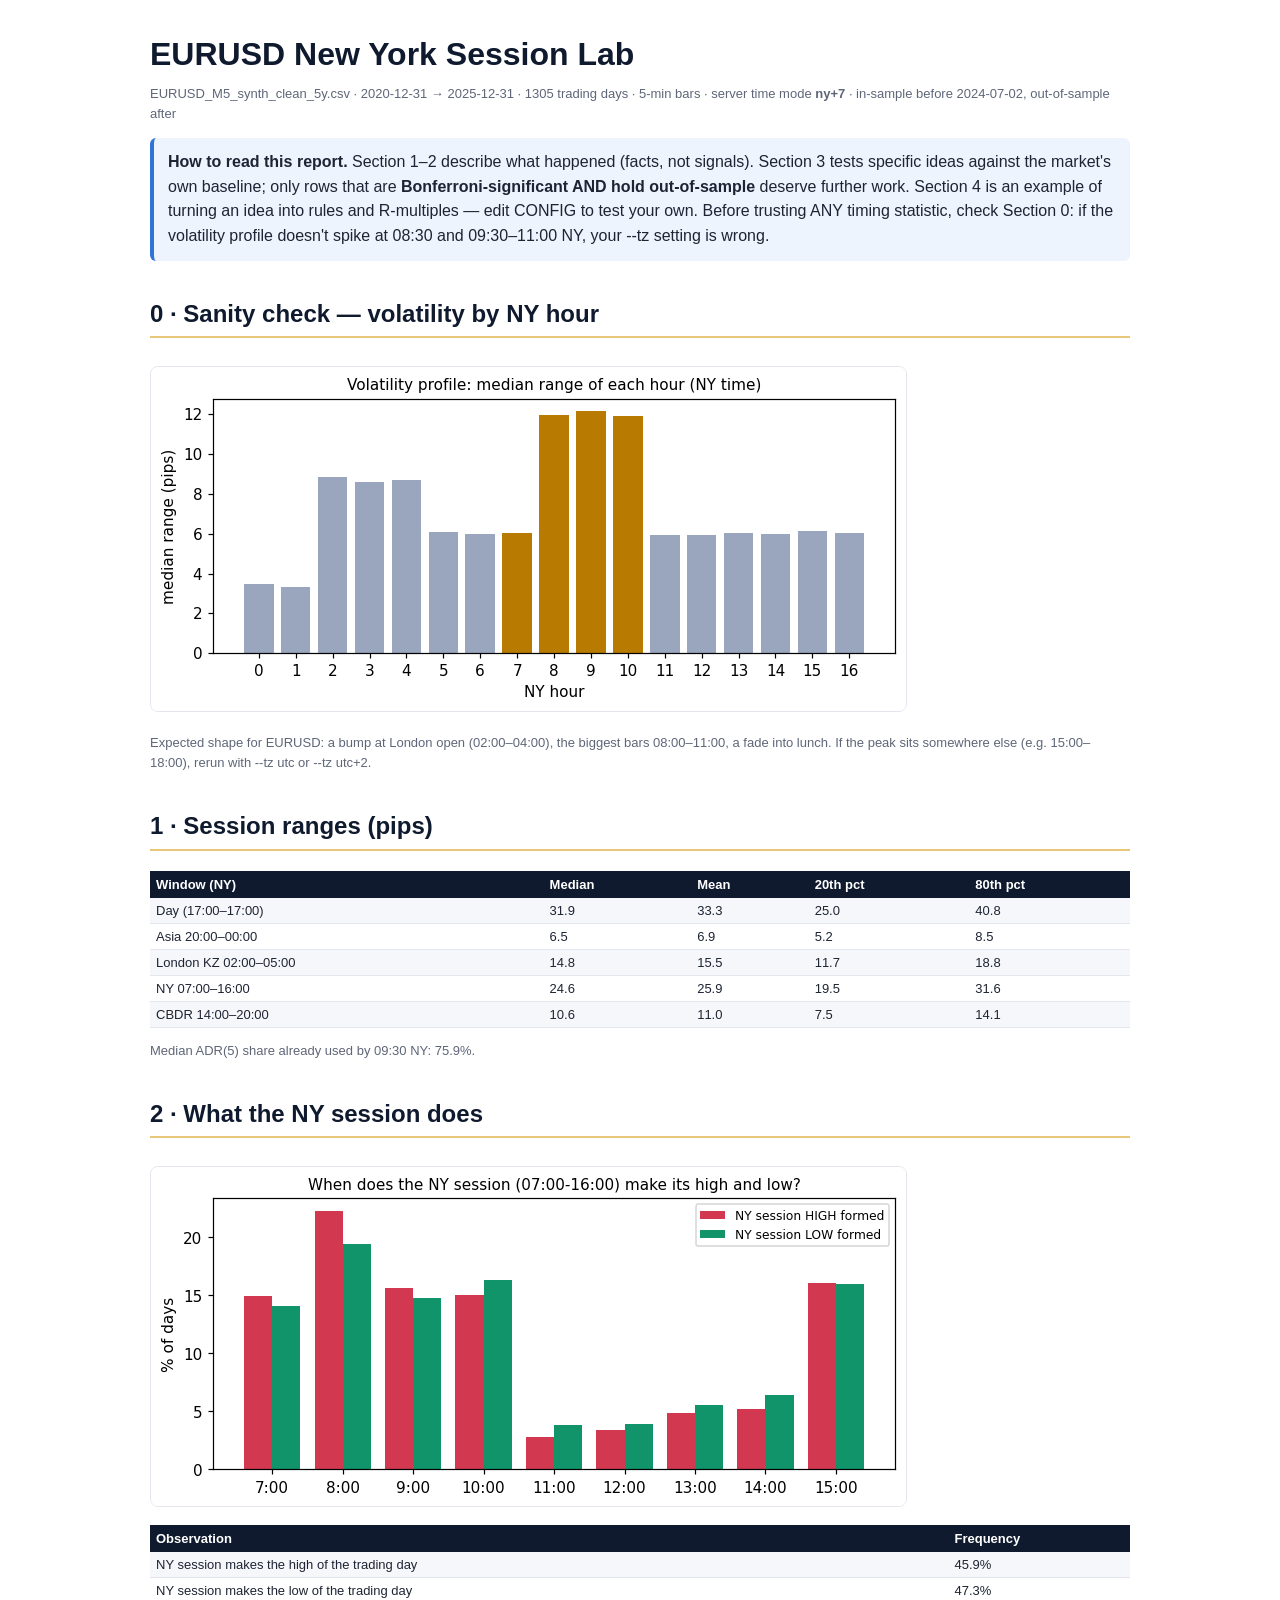
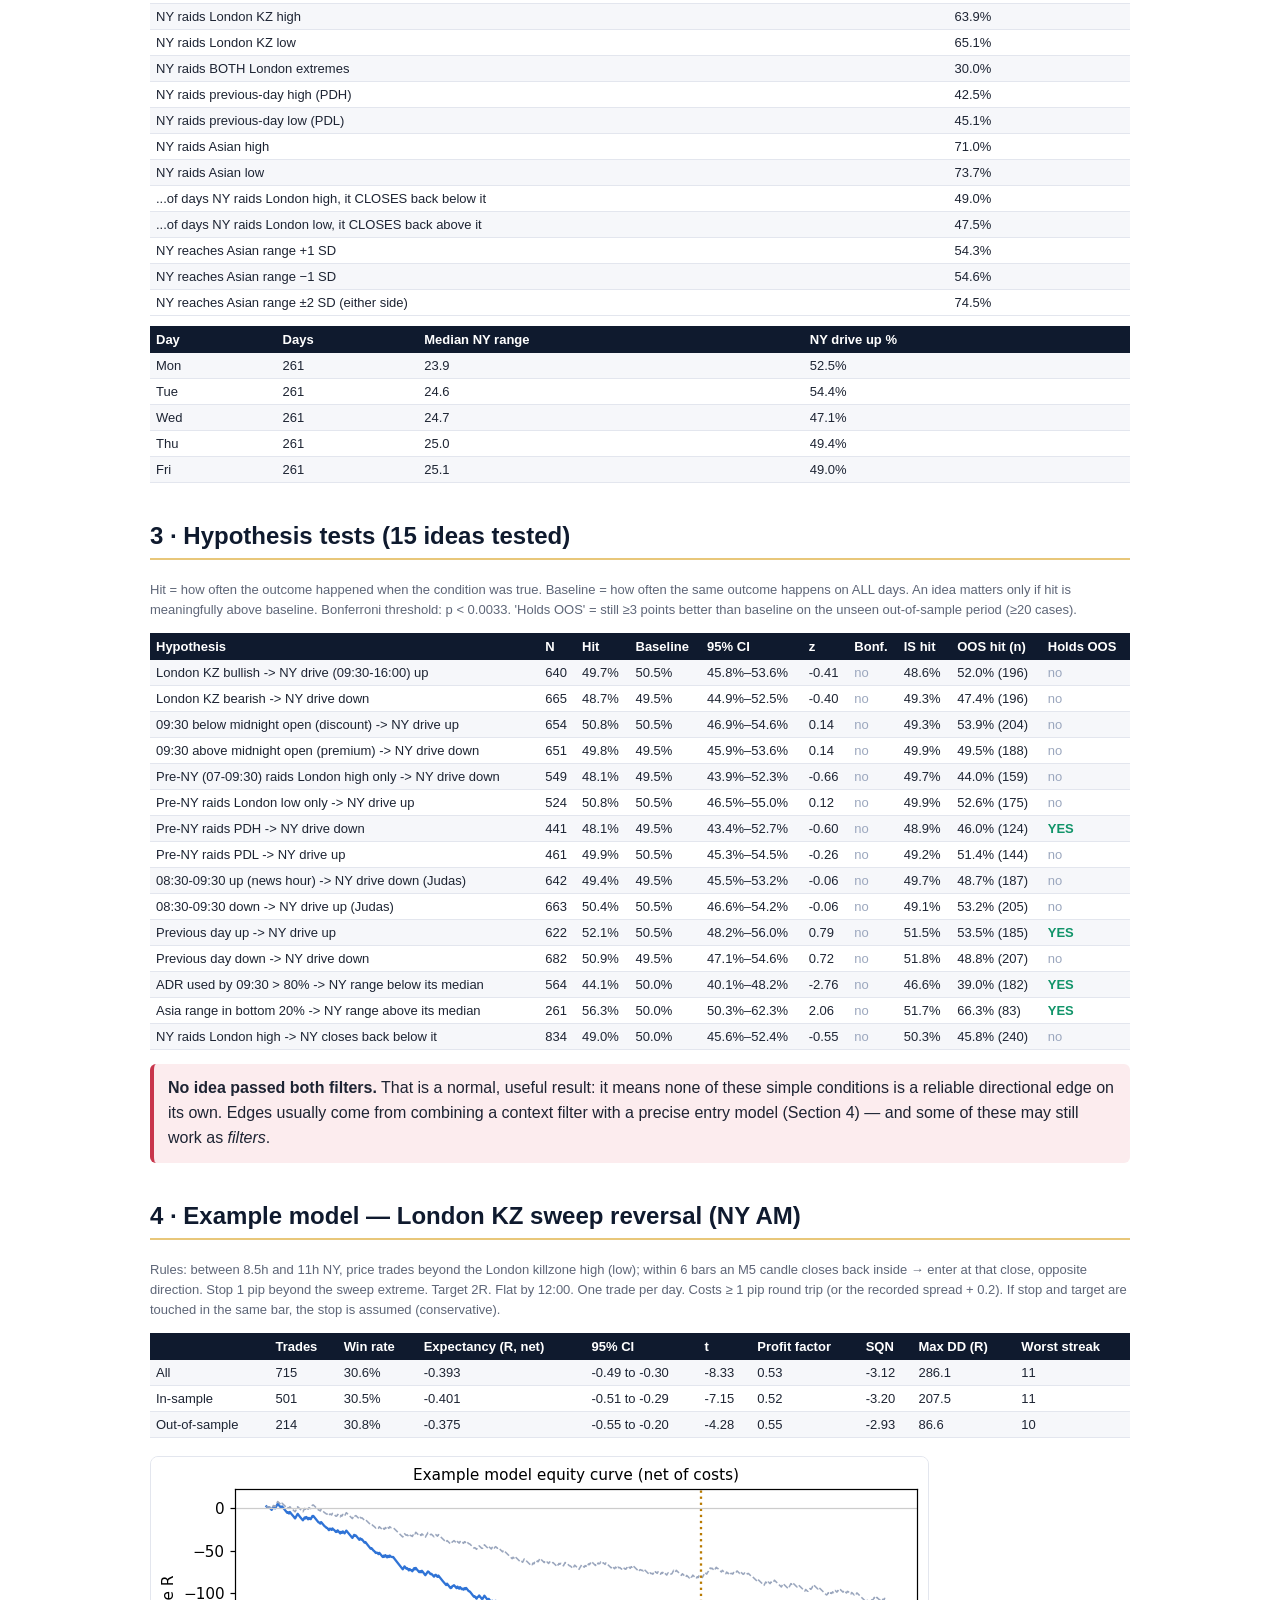
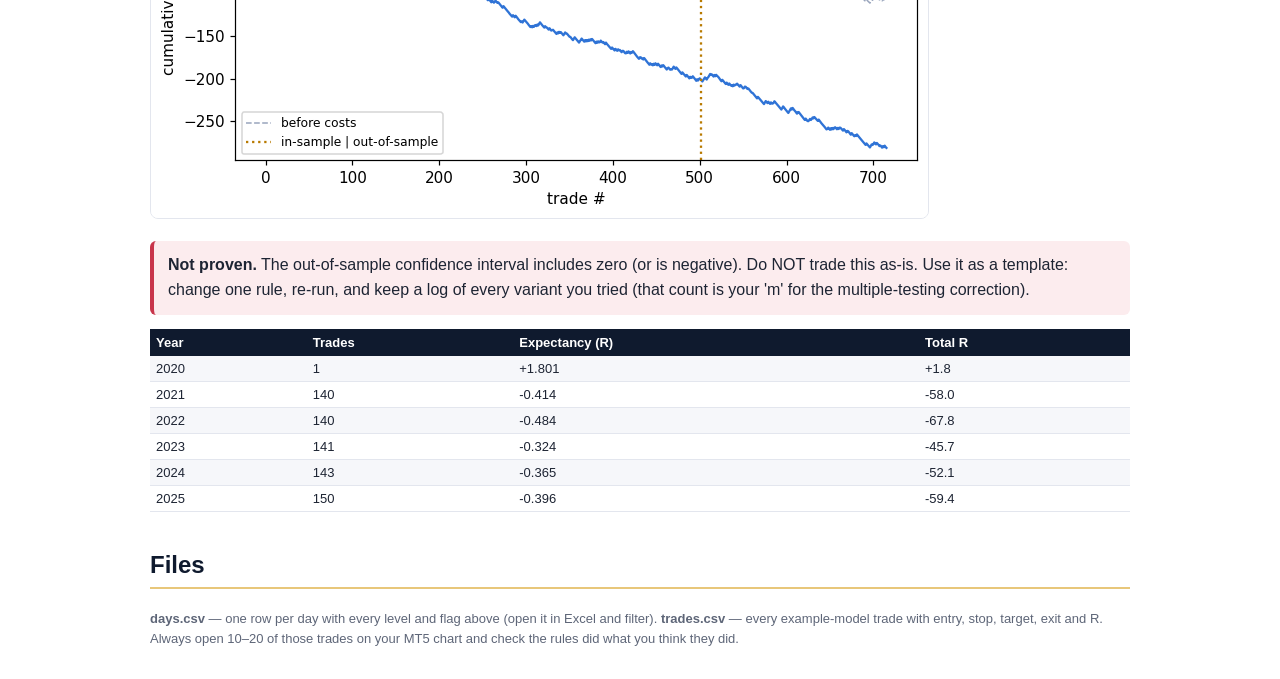
<file: tests/golden/v0/clean_5y_report/report.html>
<html><head><meta charset='utf-8'><title>NY Session Lab — EURUSD_M5_synth_clean_5y.csv</title><style>body{font-family:Segoe UI,Inter,Arial,sans-serif;max-width:980px;margin:30px auto;padding:0 18px;color:#1d2433;line-height:1.55}
h1{color:#0f1a2e;margin-bottom:4px}h2{color:#0f1a2e;border-bottom:2px solid #e8c77a;padding-bottom:4px;margin-top:34px}
table{border-collapse:collapse;width:100%;font-size:13px;margin:10px 0}th{background:#0f1a2e;color:#fff;text-align:left;padding:6px}
td{border-bottom:1px solid #e3e6ee;padding:5px 6px}tr:nth-child(even) td{background:#f6f7fa}.box{padding:12px 14px;border-left:4px solid;border-radius:6px;margin:14px 0}
.warn{background:#fcecee;border-color:#c8354b}.info{background:#eef4fd;border-color:#2f73d6}.good{background:#eaf7f1;border-color:#119469}
.y{color:#119469;font-weight:700}.n{color:#9aa6bd}.muted{color:#5e6678;font-size:13px}img{max-width:100%;border:1px solid #e3e6ee;border-radius:8px;margin:8px 0}</style></head><body>
<h1>EURUSD New York Session Lab</h1><div class='muted'>EURUSD_M5_synth_clean_5y.csv · 2020-12-31 → 2025-12-31 · 1305 trading days · 5-min bars · server time mode <b>ny+7</b> · in-sample before 2024-07-02, out-of-sample after</div>
<div class='box info'><b>How to read this report.</b> Section 1–2 describe what happened (facts, not signals). Section 3 tests specific ideas against the market's own baseline; only rows that are <b>Bonferroni-significant AND hold out-of-sample</b> deserve further work. Section 4 is an example of turning an idea into rules and R-multiples — edit CONFIG to test your own. Before trusting ANY timing statistic, check Section 0: if the volatility profile doesn't spike at 08:30 and 09:30–11:00 NY, your --tz setting is wrong.</div>
<h2>0 · Sanity check — volatility by NY hour</h2>
<img src='[data-uri]'>
<p class='muted'>Expected shape for EURUSD: a bump at London open (02:00–04:00), the biggest bars 08:00–11:00, a fade into lunch. If the peak sits somewhere else (e.g. 15:00–18:00), rerun with --tz utc or --tz utc+2.</p>
<h2>1 · Session ranges (pips)</h2><table><tr><th>Window (NY)</th><th>Median</th><th>Mean</th><th>20th pct</th><th>80th pct</th></tr>
<tr><td>Day (17:00–17:00)</td><td>31.9</td><td>33.3</td><td>25.0</td><td>40.8</td></tr>
<tr><td>Asia 20:00–00:00</td><td>6.5</td><td>6.9</td><td>5.2</td><td>8.5</td></tr>
<tr><td>London KZ 02:00–05:00</td><td>14.8</td><td>15.5</td><td>11.7</td><td>18.8</td></tr>
<tr><td>NY 07:00–16:00</td><td>24.6</td><td>25.9</td><td>19.5</td><td>31.6</td></tr>
<tr><td>CBDR 14:00–20:00</td><td>10.6</td><td>11.0</td><td>7.5</td><td>14.1</td></tr>
</table><p class='muted'>Median ADR(5) share already used by 09:30 NY: 75.9%.</p>
<h2>2 · What the NY session does</h2>
<img src='[data-uri]'>
<table><tr><th>Observation</th><th>Frequency</th></tr>
<tr><td>NY session makes the high of the trading day</td><td>45.9%</td></tr>
<tr><td>NY session makes the low of the trading day</td><td>47.3%</td></tr>
<tr><td>NY raids London KZ high</td><td>63.9%</td></tr>
<tr><td>NY raids London KZ low</td><td>65.1%</td></tr>
<tr><td>NY raids BOTH London extremes</td><td>30.0%</td></tr>
<tr><td>NY raids previous-day high (PDH)</td><td>42.5%</td></tr>
<tr><td>NY raids previous-day low (PDL)</td><td>45.1%</td></tr>
<tr><td>NY raids Asian high</td><td>71.0%</td></tr>
<tr><td>NY raids Asian low</td><td>73.7%</td></tr>
<tr><td>...of days NY raids London high, it CLOSES back below it</td><td>49.0%</td></tr>
<tr><td>...of days NY raids London low, it CLOSES back above it</td><td>47.5%</td></tr>
<tr><td>NY reaches Asian range +1 SD</td><td>54.3%</td></tr>
<tr><td>NY reaches Asian range −1 SD</td><td>54.6%</td></tr>
<tr><td>NY reaches Asian range ±2 SD (either side)</td><td>74.5%</td></tr>
</table><table><tr><th>Day</th><th>Days</th><th>Median NY range</th><th>NY drive up %</th></tr>
<tr><td>Mon</td><td>261</td><td>23.9</td><td>52.5%</td></tr>
<tr><td>Tue</td><td>261</td><td>24.6</td><td>54.4%</td></tr>
<tr><td>Wed</td><td>261</td><td>24.7</td><td>47.1%</td></tr>
<tr><td>Thu</td><td>261</td><td>25.0</td><td>49.4%</td></tr>
<tr><td>Fri</td><td>261</td><td>25.1</td><td>49.0%</td></tr>
</table>
<h2>3 · Hypothesis tests (15 ideas tested)</h2><p class='muted'>Hit = how often the outcome happened when the condition was true. Baseline = how often the same outcome happens on ALL days. An idea matters only if hit is meaningfully above baseline. Bonferroni threshold: p &lt; 0.0033. 'Holds OOS' = still ≥3 points better than baseline on the unseen out-of-sample period (≥20 cases).</p>
<table><tr><th>Hypothesis</th><th>N</th><th>Hit</th><th>Baseline</th><th>95% CI</th><th>z</th><th>Bonf.</th><th>IS hit</th><th>OOS hit (n)</th><th>Holds OOS</th></tr>
<tr><td>London KZ bullish -> NY drive (09:30-16:00) up</td><td>640</td><td>49.7%</td><td>50.5%</td><td>45.8%–53.6%</td><td>-0.41</td><td class='n'>no</td><td>48.6%</td><td>52.0% (196)</td><td class='n'>no</td></tr>
<tr><td>London KZ bearish -> NY drive down</td><td>665</td><td>48.7%</td><td>49.5%</td><td>44.9%–52.5%</td><td>-0.40</td><td class='n'>no</td><td>49.3%</td><td>47.4% (196)</td><td class='n'>no</td></tr>
<tr><td>09:30 below midnight open (discount) -> NY drive up</td><td>654</td><td>50.8%</td><td>50.5%</td><td>46.9%–54.6%</td><td>0.14</td><td class='n'>no</td><td>49.3%</td><td>53.9% (204)</td><td class='n'>no</td></tr>
<tr><td>09:30 above midnight open (premium) -> NY drive down</td><td>651</td><td>49.8%</td><td>49.5%</td><td>45.9%–53.6%</td><td>0.14</td><td class='n'>no</td><td>49.9%</td><td>49.5% (188)</td><td class='n'>no</td></tr>
<tr><td>Pre-NY (07-09:30) raids London high only -> NY drive down</td><td>549</td><td>48.1%</td><td>49.5%</td><td>43.9%–52.3%</td><td>-0.66</td><td class='n'>no</td><td>49.7%</td><td>44.0% (159)</td><td class='n'>no</td></tr>
<tr><td>Pre-NY raids London low only -> NY drive up</td><td>524</td><td>50.8%</td><td>50.5%</td><td>46.5%–55.0%</td><td>0.12</td><td class='n'>no</td><td>49.9%</td><td>52.6% (175)</td><td class='n'>no</td></tr>
<tr><td>Pre-NY raids PDH -> NY drive down</td><td>441</td><td>48.1%</td><td>49.5%</td><td>43.4%–52.7%</td><td>-0.60</td><td class='n'>no</td><td>48.9%</td><td>46.0% (124)</td><td class='y'>YES</td></tr>
<tr><td>Pre-NY raids PDL -> NY drive up</td><td>461</td><td>49.9%</td><td>50.5%</td><td>45.3%–54.5%</td><td>-0.26</td><td class='n'>no</td><td>49.2%</td><td>51.4% (144)</td><td class='n'>no</td></tr>
<tr><td>08:30-09:30 up (news hour) -> NY drive down (Judas)</td><td>642</td><td>49.4%</td><td>49.5%</td><td>45.5%–53.2%</td><td>-0.06</td><td class='n'>no</td><td>49.7%</td><td>48.7% (187)</td><td class='n'>no</td></tr>
<tr><td>08:30-09:30 down -> NY drive up (Judas)</td><td>663</td><td>50.4%</td><td>50.5%</td><td>46.6%–54.2%</td><td>-0.06</td><td class='n'>no</td><td>49.1%</td><td>53.2% (205)</td><td class='n'>no</td></tr>
<tr><td>Previous day up -> NY drive up</td><td>622</td><td>52.1%</td><td>50.5%</td><td>48.2%–56.0%</td><td>0.79</td><td class='n'>no</td><td>51.5%</td><td>53.5% (185)</td><td class='y'>YES</td></tr>
<tr><td>Previous day down -> NY drive down</td><td>682</td><td>50.9%</td><td>49.5%</td><td>47.1%–54.6%</td><td>0.72</td><td class='n'>no</td><td>51.8%</td><td>48.8% (207)</td><td class='n'>no</td></tr>
<tr><td>ADR used by 09:30 > 80% -> NY range below its median</td><td>564</td><td>44.1%</td><td>50.0%</td><td>40.1%–48.2%</td><td>-2.76</td><td class='n'>no</td><td>46.6%</td><td>39.0% (182)</td><td class='y'>YES</td></tr>
<tr><td>Asia range in bottom 20% -> NY range above its median</td><td>261</td><td>56.3%</td><td>50.0%</td><td>50.3%–62.3%</td><td>2.06</td><td class='n'>no</td><td>51.7%</td><td>66.3% (83)</td><td class='y'>YES</td></tr>
<tr><td>NY raids London high -> NY closes back below it</td><td>834</td><td>49.0%</td><td>50.0%</td><td>45.6%–52.4%</td><td>-0.55</td><td class='n'>no</td><td>50.3%</td><td>45.8% (240)</td><td class='n'>no</td></tr>
</table>
<div class='box warn'><b>No idea passed both filters.</b> That is a normal, useful result: it means none of these simple conditions is a reliable directional edge on its own. Edges usually come from combining a context filter with a precise entry model (Section 4) — and some of these may still work as <i>filters</i>.</div>
<h2>4 · Example model — London KZ sweep reversal (NY AM)</h2>
<p class='muted'>Rules: between 8.5h and 11h NY, price trades beyond the London killzone high (low); within 6 bars an M5 candle closes back inside → enter at that close, opposite direction. Stop 1 pip beyond the sweep extreme. Target 2R. Flat by 12:00. One trade per day. Costs ≥ 1 pip round trip (or the recorded spread + 0.2). If stop and target are touched in the same bar, the stop is assumed (conservative).</p>
<table><tr><th></th><th>Trades</th><th>Win rate</th><th>Expectancy (R, net)</th><th>95% CI</th><th>t</th><th>Profit factor</th><th>SQN</th><th>Max DD (R)</th><th>Worst streak</th></tr>
<tr><td>All</td><td>715</td><td>30.6%</td><td>-0.393</td><td>-0.49 to -0.30</td><td>-8.33</td><td>0.53</td><td>-3.12</td><td>286.1</td><td>11</td></tr>
<tr><td>In-sample</td><td>501</td><td>30.5%</td><td>-0.401</td><td>-0.51 to -0.29</td><td>-7.15</td><td>0.52</td><td>-3.20</td><td>207.5</td><td>11</td></tr>
<tr><td>Out-of-sample</td><td>214</td><td>30.8%</td><td>-0.375</td><td>-0.55 to -0.20</td><td>-4.28</td><td>0.55</td><td>-2.93</td><td>86.6</td><td>10</td></tr>
</table>
<img src='[data-uri]'>
<div class='box warn'><b>Not proven.</b> The out-of-sample confidence interval includes zero (or is negative). Do NOT trade this as-is. Use it as a template: change one rule, re-run, and keep a log of every variant you tried (that count is your 'm' for the multiple-testing correction).</div>
<table><tr><th>Year</th><th>Trades</th><th>Expectancy (R)</th><th>Total R</th></tr><tr><td>2020</td><td>1</td><td>+1.801</td><td>+1.8</td></tr><tr><td>2021</td><td>140</td><td>-0.414</td><td>-58.0</td></tr><tr><td>2022</td><td>140</td><td>-0.484</td><td>-67.8</td></tr><tr><td>2023</td><td>141</td><td>-0.324</td><td>-45.7</td></tr><tr><td>2024</td><td>143</td><td>-0.365</td><td>-52.1</td></tr><tr><td>2025</td><td>150</td><td>-0.396</td><td>-59.4</td></tr></table>
<h2>Files</h2><p class='muted'><b>days.csv</b> — one row per day with every level and flag above (open it in Excel and filter). <b>trades.csv</b> — every example-model trade with entry, stop, target, exit and R. Always open 10–20 of those trades on your MT5 chart and check the rules did what you think they did.</p></body></html>
</file>
